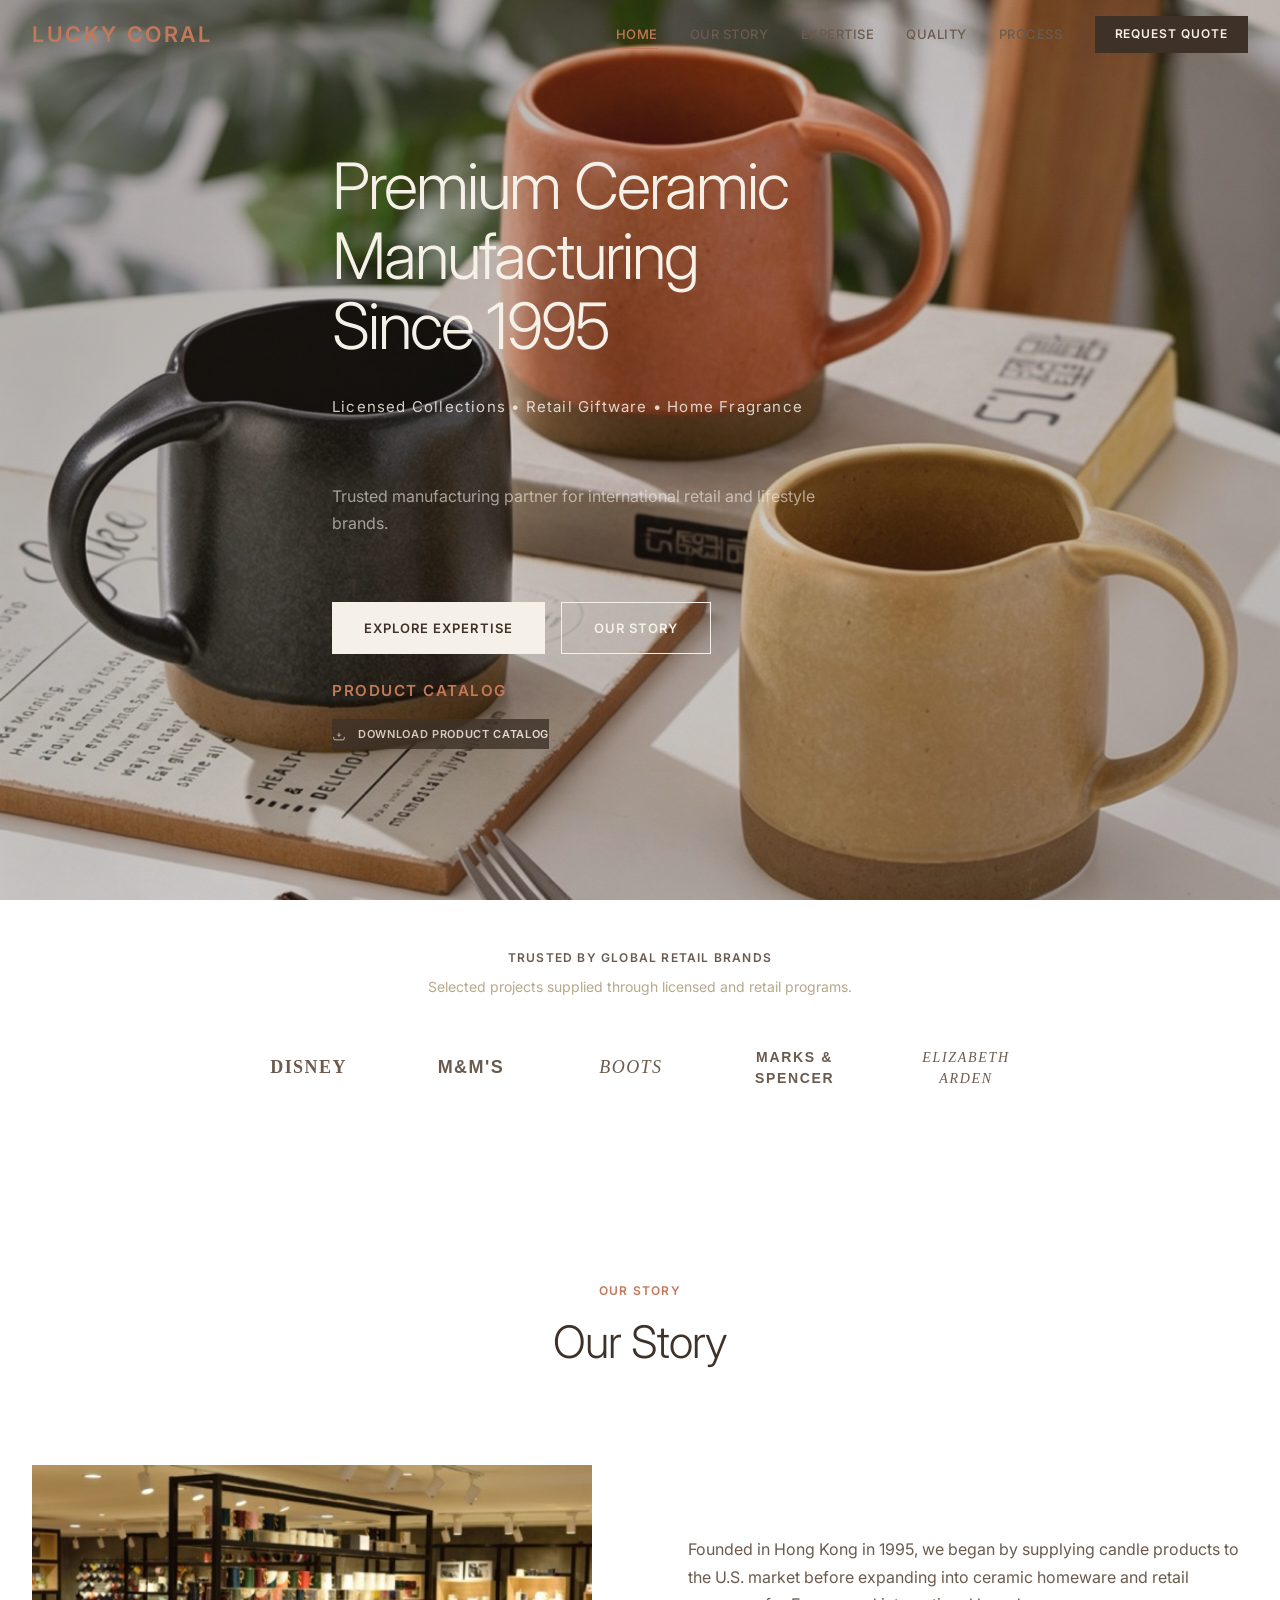
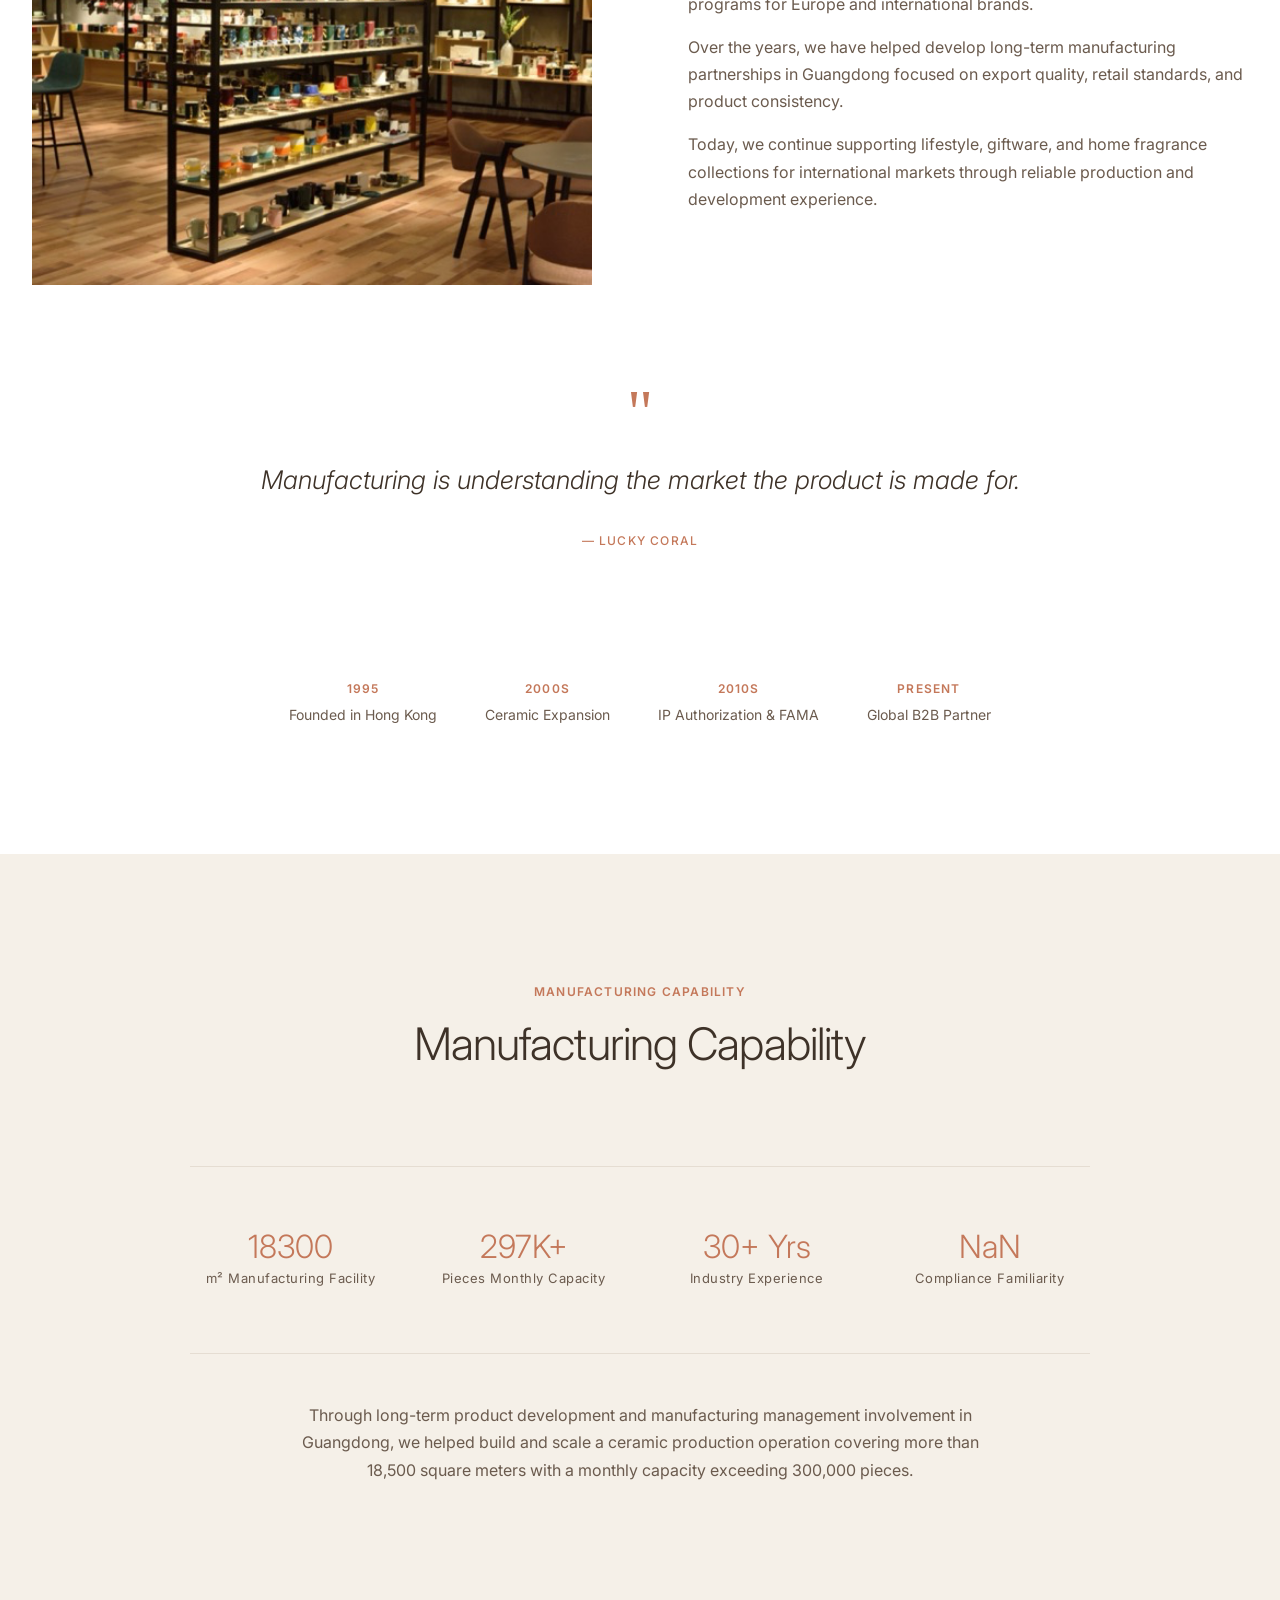
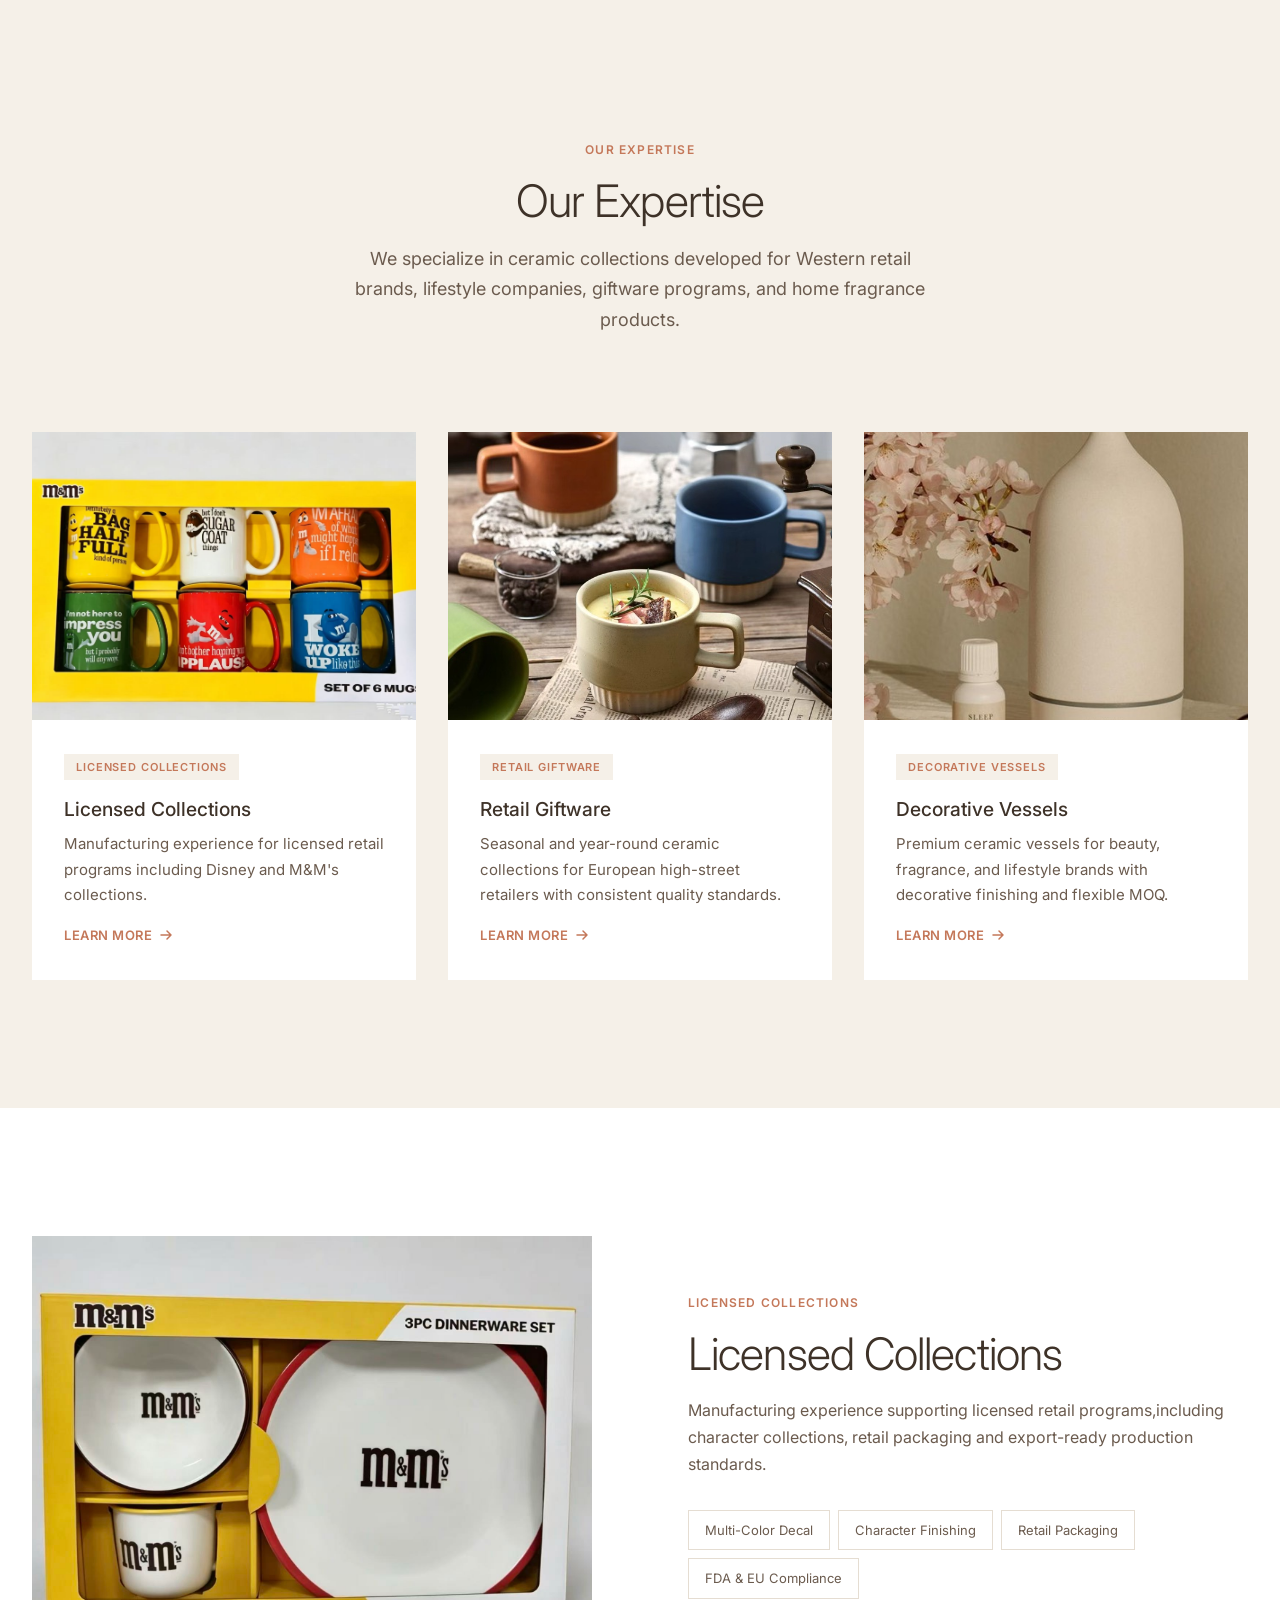
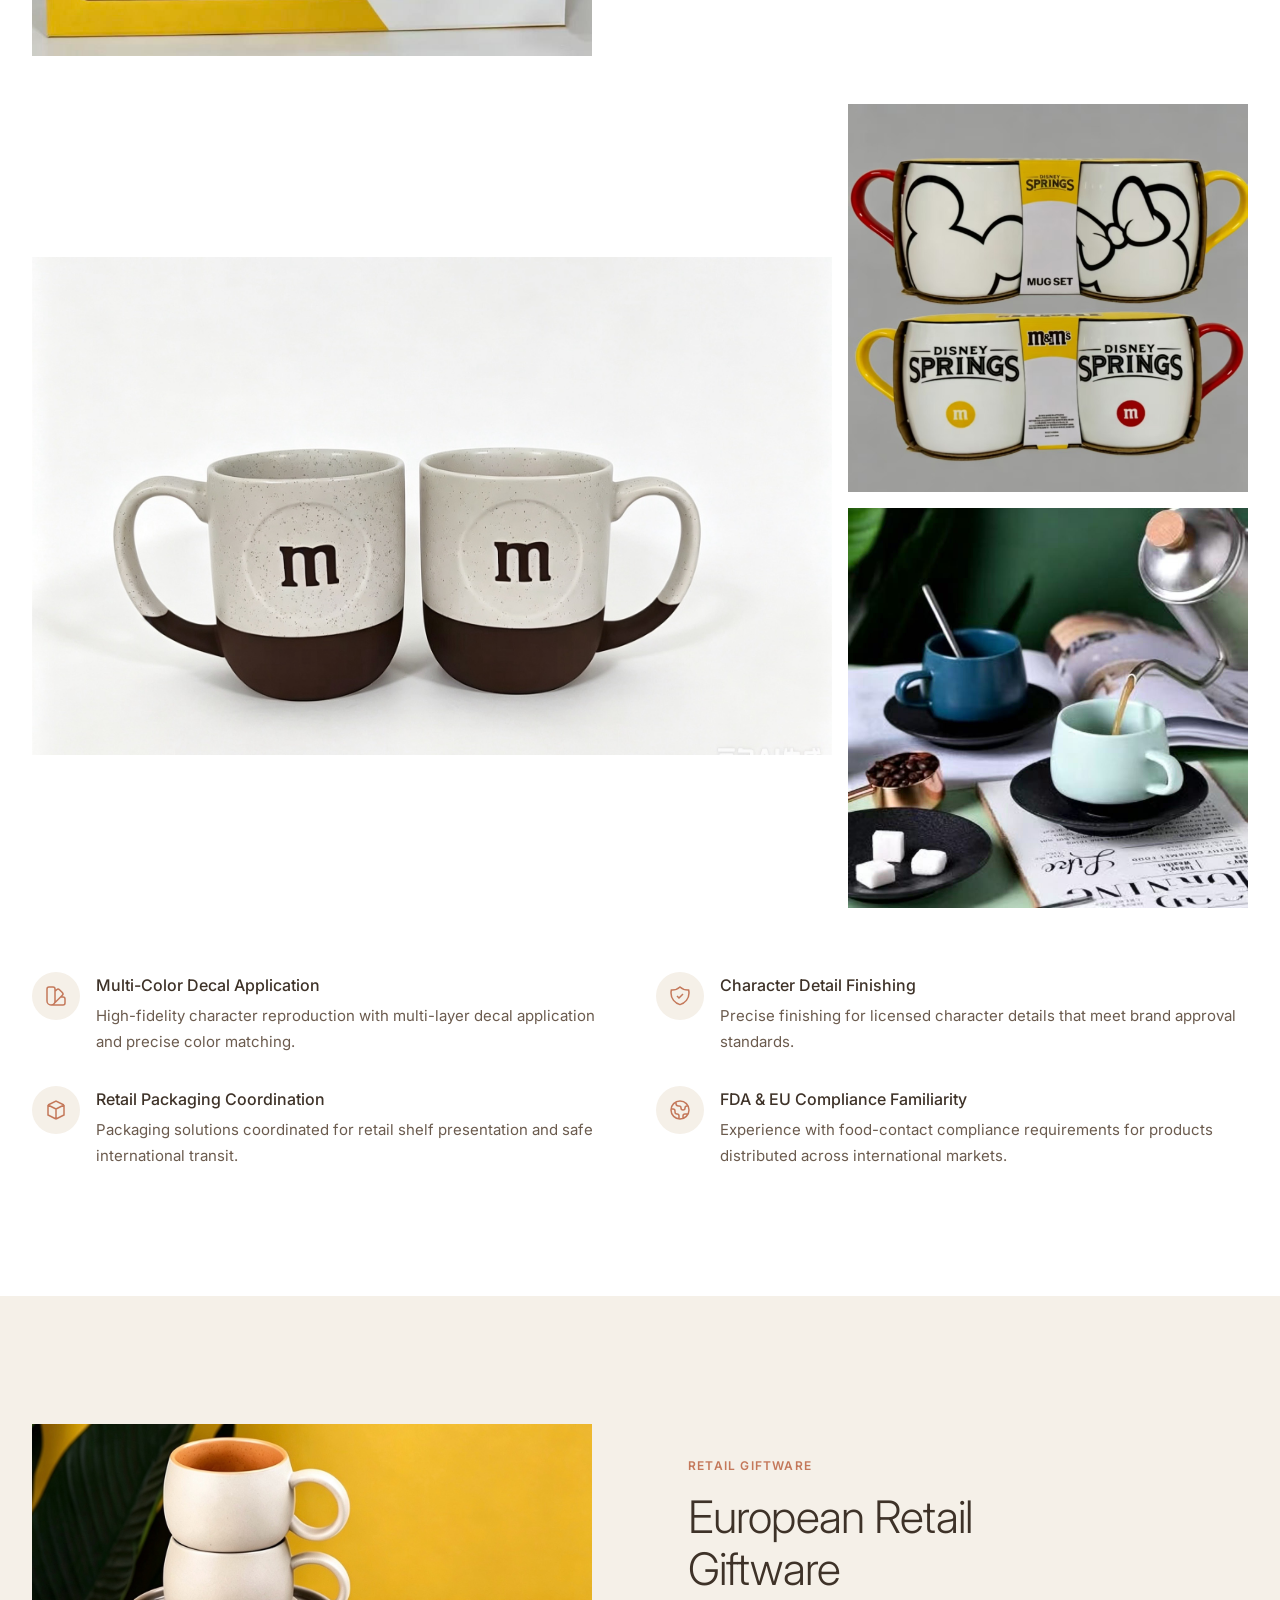
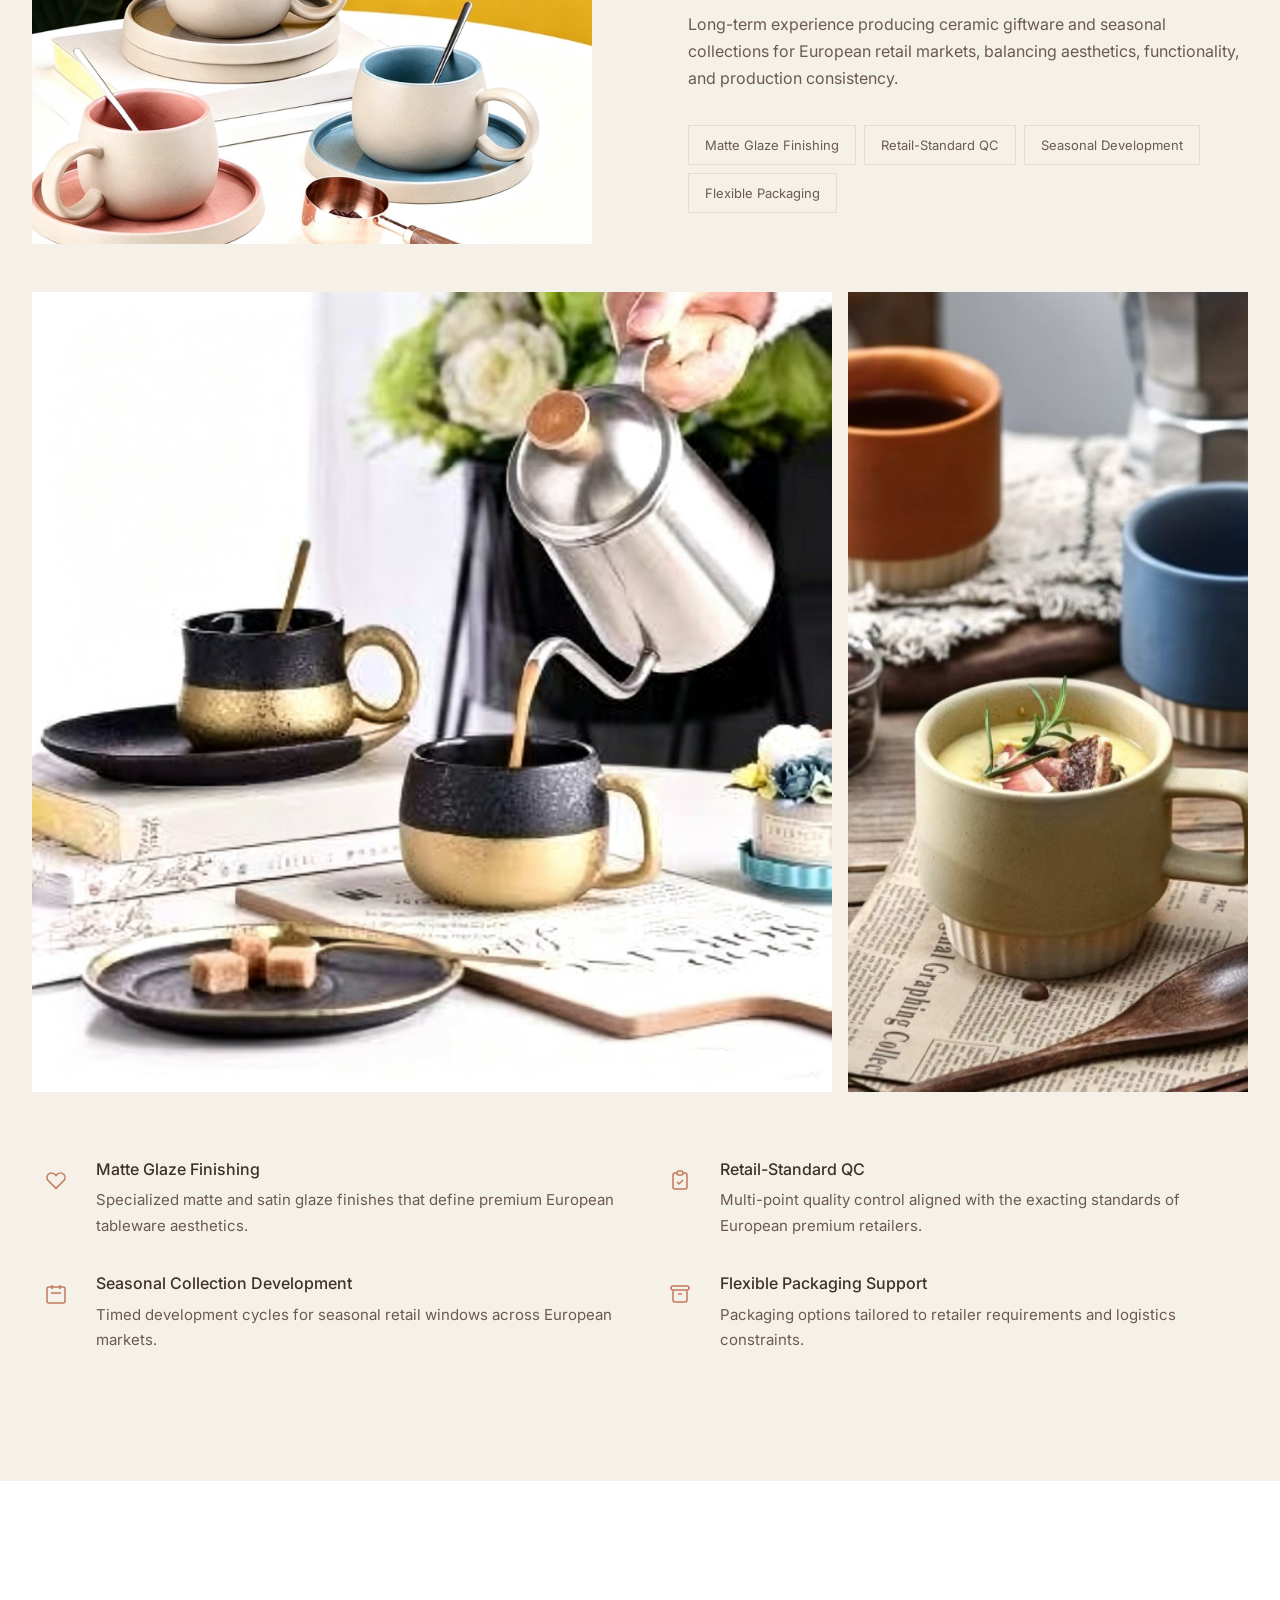
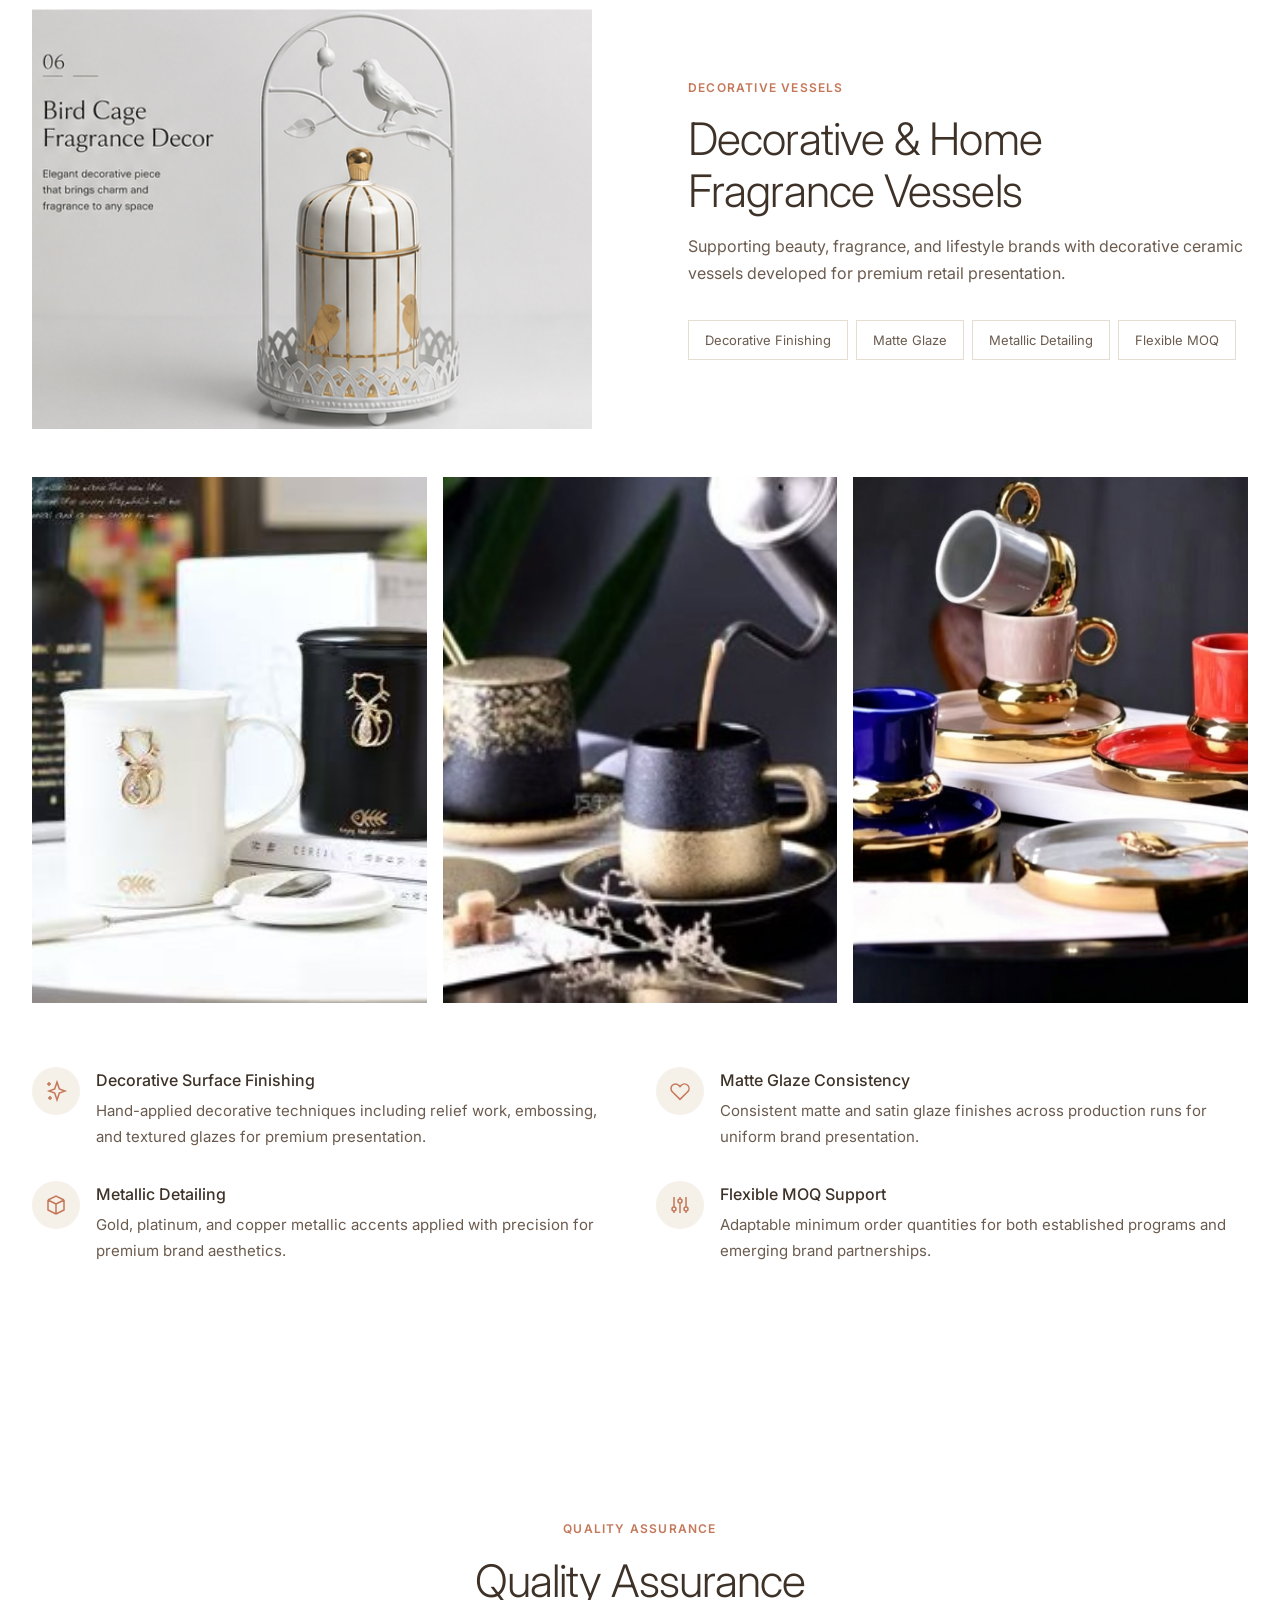
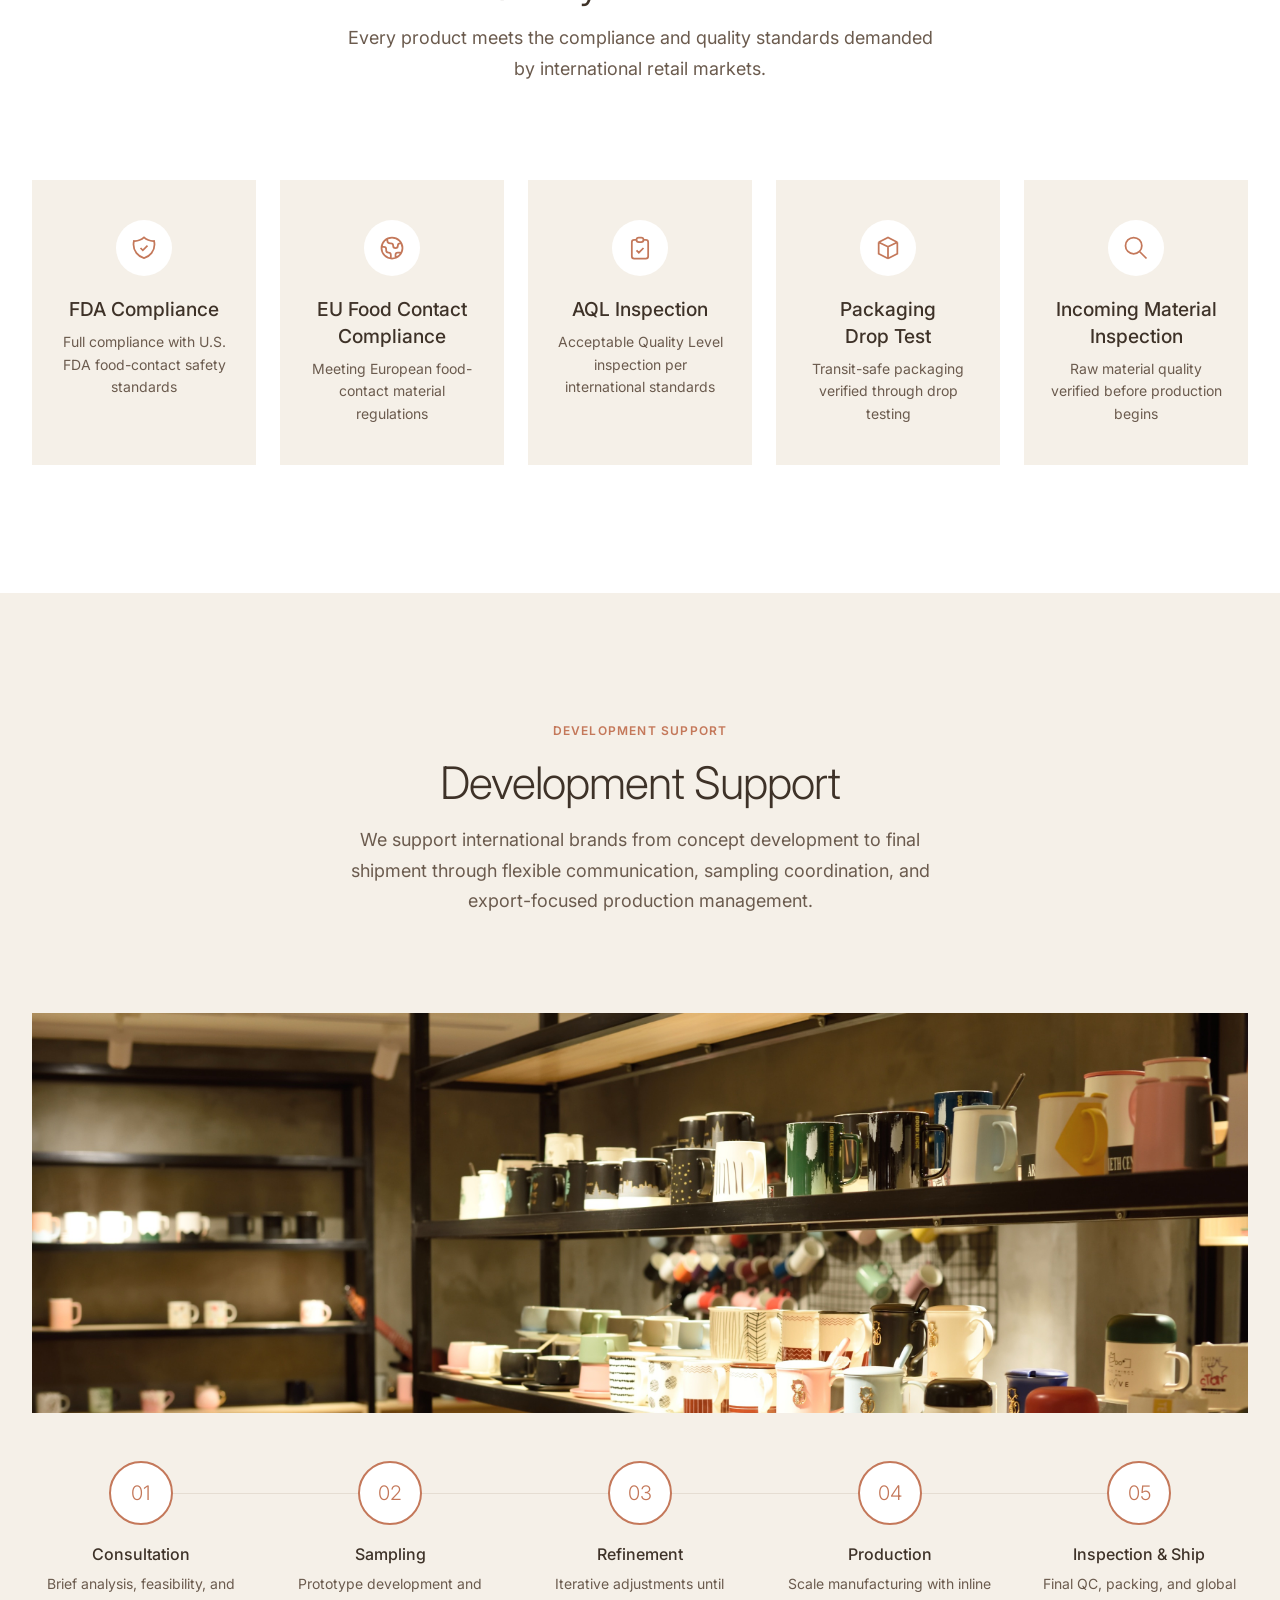
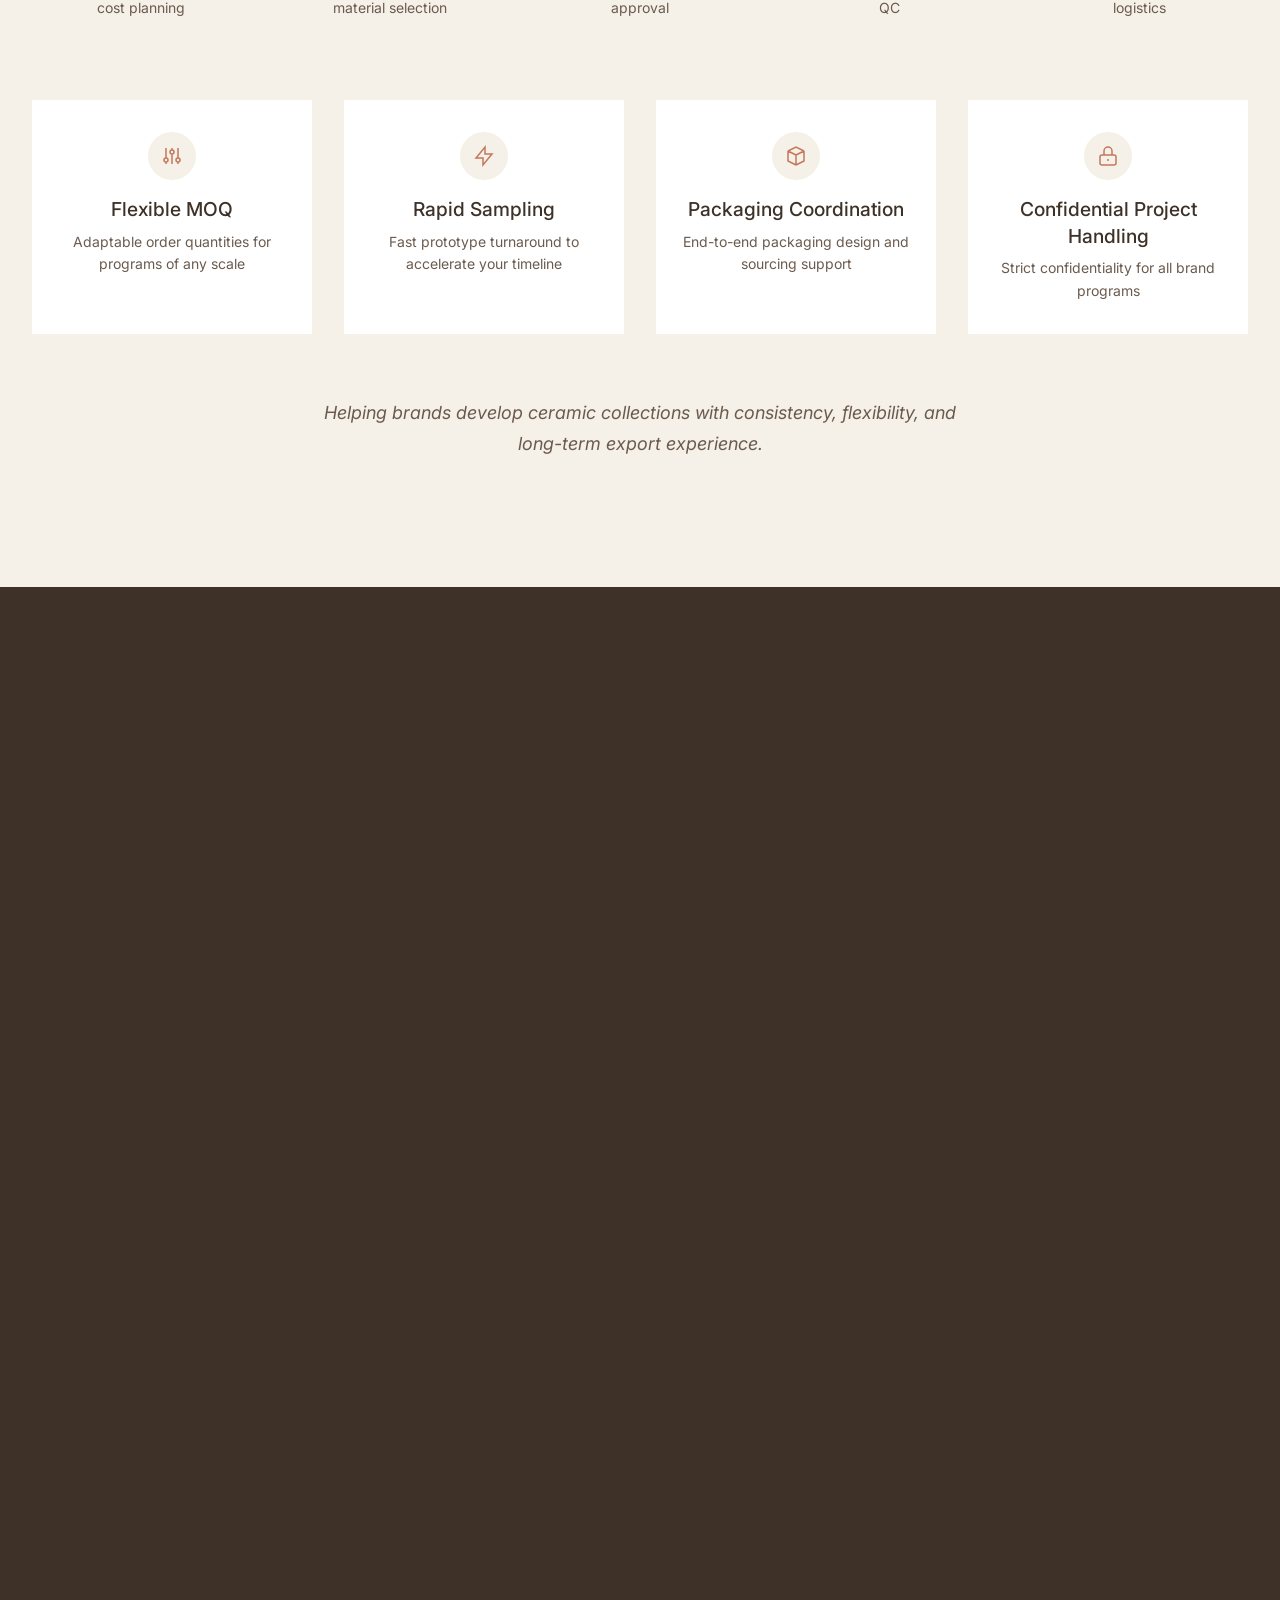
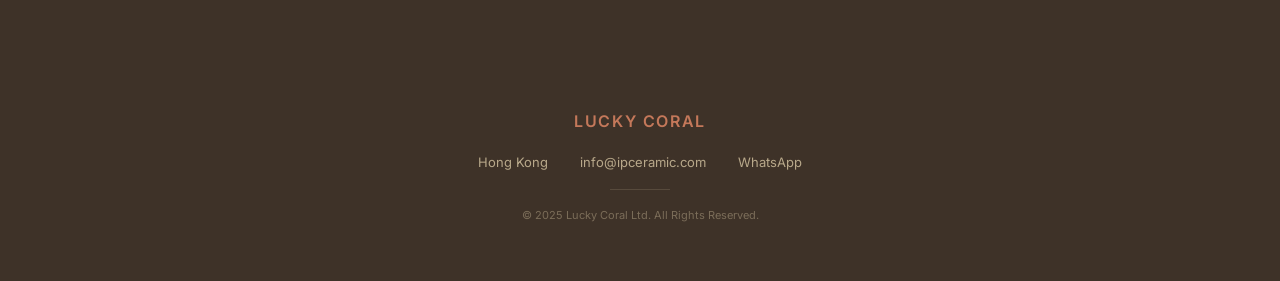
<file: index.html>
<!DOCTYPE html>
<html lang="en">
<head>
  <meta charset="UTF-8">
  <meta name="viewport" content="width=device-width, initial-scale=1.0">
  <title>Lucky Coral Ltd — Licensed Ceramic Manufacturing & Export</title>
  <meta name="description" content="Lucky Coral Ltd — 30+ years of ceramic export expertise. Disney & M&M's authorized manufacturer. B2B partner for M&S, Boots, Elizabeth Arden.">

  <!-- Fonts -->
  <link rel="preconnect" href="https://fonts.googleapis.com">
  <link rel="preconnect" href="https://fonts.gstatic.com" crossorigin>
  <link href="https://fonts.googleapis.com/css2?family=Inter:wght@300;400;500;600;700&display=swap" rel="stylesheet">

  <!-- Styles -->
  <link rel="stylesheet" href="assets/css/style.css">

  <!-- Favicon placeholder -->
  <link rel="icon" href="data:image/svg+xml,<svg xmlns='http://www.w3.org/2000/svg' viewBox='0 0 100 100'><text y='.9em' font-size='90'>🏺</text></svg>">
</head>
<body>

  <!-- ===== NAVIGATION ===== -->
  <nav class="nav">
    <div class="container nav__inner">
      <a href="#home" class="nav__logo" style="display:flex;flex-direction:column;gap:0">
        <span style="font-size:1.35rem;font-weight:600;letter-spacing:0.12em;text-transform:uppercase;color:var(__color-terracotta)">LUCKY CORAL</span>
        
      </a>
      <div class="nav__links">
        <a href="#home" class="nav__link active">Home</a>
        <a href="#story" class="nav__link">Our Story</a>
        <a href="#expertise" class="nav__link">Expertise</a>
        <a href="#quality" class="nav__link">Quality</a>
        <a href="#development" class="nav__link">Process</a>
        <a href="#contact" class="btn btn--primary" style="padding:0.5rem 1.25rem;font-size:0.75rem;">Request Quote</a>
      </div>
      <button class="nav__toggle" aria-label="Menu">
        <span></span><span></span><span></span>
      </button>
    </div>
  </nav>

  <!-- ===== 1. HOME / HERO ===== -->
  <section id="home" class="hero">
    <div class="hero__bg" style="background:linear-gradient(135deg, rgba(62,50,40,0.45) 0%, rgba(62,50,40,0.25) 50%, rgba(62,50,40,0.35) 100%), url('assets/img/hero-home.png') center/cover no-repeat"></div>
    <div class="hero__visual" style="display:none"></div>
    <div class="container hero__content">
      
      <h1 class="heading-xl hero__title reveal reveal-delay-1" style="color:var(--color-cream)">Premium Ceramic<br>Manufacturing<br>Since 1995</h1>
      <p class="body-lg hero__desc reveal reveal-delay-2" style="color:var(--color-cream);opacity:0.85;letter-spacing:0.08em;font-size:0.9375rem;font-weight:400">Licensed Collections &bull; Retail Giftware &bull; Home Fragrance</p>
      <p class="body-md hero__desc reveal reveal-delay-3" style="color:var(--color-cream);opacity:0.6;max-width:520px;margin-top:0.5rem">Trusted manufacturing partner for international retail and lifestyle brands.</p>
      <div class="hero__actions reveal reveal-delay-4">
        <a href="#expertise" class="btn btn--primary" style="background:var(--color-cream);color:var(--color-dark-brown)">Explore Expertise</a>
        <a href="#story" class="btn btn--outline" style="border-color:var(--color-cream);color:var(--color-cream)">Our Story</a>
      </div>
      <div class="hero__downloads reveal reveal-delay-5" style="margin-top:1.5rem">
        <p class="label" style="color:var(--color-terracotta);margin-bottom:0.95rem;font-size:0.95rem">Product Catalog</p>
        <div style="display:flex;gap:0.75rem;flex-wrap:wrap">
          
          <a href="assets/docs/Lucky-Coral-Catalog-2026.pdf" class="btn btn--primary" style="color:var(--color-cream);font-size:0.6875rem;padding:0.375rem 0;letter-spacing:0.06em;opacity:0.8">
            <svg width="14" height="14" viewBox="0 0 24 24" fill="none" stroke="currentColor" stroke-width="1.5" style="margin-right:4px"><path d="M12 10v6m0 0l-3-3m3 3l3-3M3 17v3a2 2 0 002 2h14a2 2 0 002-2v-3"/></svg>
            DOWNLOAD PRODUCT CATALOG
          </a>
        </div>
      </div>
    </div>
  </section>

  <!-- ===== CLIENT LOGO WALL ===== -->
  <section class="section section--white" style="padding:3rem 0">
    <div class="container">
      <p class="label reveal" style="text-align:center;color:var(--color-warm-brown);margin-bottom:0.5rem">Trusted By Global Retail Brands</p>
      <p class="body-sm reveal" style="text-align:center;color:var(--color-muted-gold);margin-bottom:2rem">Selected projects supplied through licensed and retail programs.</p>
      <div class="logo-wall reveal">
        <div class="logo-wall__item">
          <span class="logo-wall__text" style="font-family:Georgia,serif;font-weight:700">Disney</span>
        </div>
        <div class="logo-wall__item">
          <span class="logo-wall__text" style="font-family:Arial,sans-serif;font-weight:700">M&M's</span>
        </div>
        <div class="logo-wall__item">
          <span class="logo-wall__text" style="font-family:Georgia,serif;font-style:italic;font-weight:400">Boots</span>
        </div>
        <div class="logo-wall__item">
          <span class="logo-wall__text" style="font-family:Arial,sans-serif;font-weight:600;letter-spacing:0.12em;font-size:0.875rem;line-height:1.5">MARKS &<br>SPENCER</span>
        </div>
        <div class="logo-wall__item">
          <span class="logo-wall__text" style="font-family:Georgia,serif;font-style:italic;font-weight:400;letter-spacing:0.12em;font-size:0.875rem;line-height:1.5">Elizabeth<br>Arden</span>
        </div>
      </div>
    </div>
  </section>

  <!-- ===== 2. OUR STORY ===== -->
  <section id="story" class="section section--white">
    <div class="container">
      <div class="section__header reveal">
        <p class="label section__label">Our Story</p>
        <h2 class="heading-lg">Our Story</h2>
      </div>

      <div class="split-row reveal">
        <div class="split-row__image">
          <img src="assets/img/our-story.png" alt="Lucky Coral showroom" loading="lazy">
        </div>
        <div>
          <p class="body-md" style="color:var(--color-warm-brown)">Founded in Hong Kong in 1995, we began by supplying candle products to the U.S. market before expanding into ceramic homeware and retail programs for Europe and international brands.</p>
          <p class="body-md" style="color:var(--color-warm-brown);margin-top:1rem">Over the years, we have helped develop long-term manufacturing partnerships in Guangdong focused on export quality, retail standards, and product consistency.</p>
          <p class="body-md" style="color:var(--color-warm-brown);margin-top:1rem">Today, we continue supporting lifestyle, giftware, and home fragrance collections for international markets through reliable production and development experience.</p>
        </div>
      </div>

      <!-- Quote -->
      <div class="quote-block reveal">
        <div class="quote-block__mark">"</div>
        <p class="quote-block__text">Manufacturing is understanding the market the product is made for.</p>
        <p class="quote-block__author label">— Lucky Coral</p>
      </div>

      <!-- Timeline -->
      <div class="reveal" style="display:flex;justify-content:center;gap:3rem;margin-top:2rem;flex-wrap:wrap">
        <div style="text-align:center">
          <p class="label" style="color:var(--color-terracotta);margin-bottom:0.25rem">1995</p>
          <p class="body-sm" style="color:var(--color-warm-brown)">Founded in Hong Kong</p>
        </div>
        <div style="text-align:center">
          <p class="label" style="color:var(--color-terracotta);margin-bottom:0.25rem">2000s</p>
          <p class="body-sm" style="color:var(--color-warm-brown)">Ceramic Expansion</p>
        </div>
        <div style="text-align:center">
          <p class="label" style="color:var(--color-terracotta);margin-bottom:0.25rem">2010s</p>
          <p class="body-sm" style="color:var(--color-warm-brown)">IP Authorization & FAMA</p>
        </div>
        <div style="text-align:center">
          <p class="label" style="color:var(--color-terracotta);margin-bottom:0.25rem">Present</p>
          <p class="body-sm" style="color:var(--color-warm-brown)">Global B2B Partner</p>
        </div>
      </div>
    </div>
  </section>

  <!-- ===== MANUFACTURING CAPABILITY ===== -->
  <section id="manufacturing" class="section section--cream">
    <div class="container">
      <div class="section__header reveal">
        <p class="label section__label">Manufacturing Capability</p>
        <h2 class="heading-lg">Manufacturing Capability</h2>
      </div>

      <div class="stats reveal" style="max-width:900px;margin:0 auto">
        <div class="stat">
          <div class="stat__number" data-target="18500" data-suffix="" style="font-size:clamp(1.5rem,2.5vw,2.25rem)">0</div>
          <div class="stat__label">m² Manufacturing Facility</div>
        </div>
        <div class="stat">
          <div class="stat__number" data-target="300" data-suffix="K+" style="font-size:clamp(1.5rem,2.5vw,2.25rem)">0</div>
          <div class="stat__label">Pieces Monthly Capacity</div>
        </div>
        <div class="stat">
          <div class="stat__number" data-target="30" data-suffix="+ Yrs" style="font-size:clamp(1.5rem,2.5vw,2.25rem)">0</div>
          <div class="stat__label">Industry Experience</div>
        </div>
        <div class="stat">
          <div class="stat__number" style="font-size:clamp(1.5rem,2.5vw,2.25rem);color:var(--color-terracotta)">FDA & EU</div>
          <div class="stat__label">Compliance Familiarity</div>
        </div>
      </div>

      <div style="text-align:center;margin-top:3rem;max-width:700px;margin-left:auto;margin-right:auto" class="reveal">
        <p class="body-md" style="color:var(--color-warm-brown)">Through long-term product development and manufacturing management involvement in Guangdong, we helped build and scale a ceramic production operation covering more than 18,500 square meters with a monthly capacity exceeding 300,000 pieces.</p>
      </div>
    </div>
  </section>

  <!-- ===== 3. OUR EXPERTISE ===== -->
  <section id="expertise" class="section section--cream">
    <div class="container">
      <div class="section__header reveal">
        <p class="label section__label">Our Expertise</p>
        <h2 class="heading-lg">Our Expertise</h2>
        <p class="body-lg" style="color:var(--color-warm-brown);max-width:600px;margin:1rem auto 0">We specialize in ceramic collections developed for Western retail brands, lifestyle companies, giftware programs, and home fragrance products.</p>
      </div>

      <div class="cards-grid">
        <!-- Card 1 -->
        <div class="card reveal reveal-delay-1">
          <div class="card__image">
            <img src="assets/img/dff3c9f34c4b314b46efe78c25c5d531.jpeg" alt="Licensed character collections" loading="lazy">
          </div>
          <div class="card__body">
            <span class="card__tag">Licensed Collections</span>
            <h3 class="heading-sm card__title">Licensed Collections</h3>
            <p class="card__desc">Manufacturing experience for licensed retail programs including Disney and M&M's collections.</p>
            <a href="#licensed" class="card__link">Learn more <svg width="16" height="16" viewBox="0 0 16 16" fill="none"><path d="M3 8h10m0 0L9 4m4 4L9 12" stroke="currentColor" stroke-width="1.5" stroke-linecap="round" stroke-linejoin="round"/></svg></a>
          </div>
        </div>
        <!-- Card 2 -->
        <div class="card reveal reveal-delay-2">
          <div class="card__image">
            <img src="assets/img/retail-main.jpeg" alt="European retail giftware" loading="lazy">
          </div>
          <div class="card__body">
            <span class="card__tag">Retail Giftware</span>
            <h3 class="heading-sm card__title">Retail Giftware</h3>
            <p class="card__desc">Seasonal and year-round ceramic collections for European high-street retailers with consistent quality standards.</p>
            <a href="#retail" class="card__link">Learn more <svg width="16" height="16" viewBox="0 0 16 16" fill="none"><path d="M3 8h10m0 0L9 4m4 4L9 12" stroke="currentColor" stroke-width="1.5" stroke-linecap="round" stroke-linejoin="round"/></svg></a>
          </div>
        </div>
        <!-- Card 3 -->
        <div class="card reveal reveal-delay-3">
          <div class="card__image">
            <img src="assets/img/fragrance-main.jpeg" alt="Decorative and home fragrance vessels" loading="lazy">
          </div>
          <div class="card__body">
            <span class="card__tag">Decorative Vessels</span>
            <h3 class="heading-sm card__title">Decorative Vessels</h3>
            <p class="card__desc">Premium ceramic vessels for beauty, fragrance, and lifestyle brands with decorative finishing and flexible MOQ.</p>
            <a href="#fragrance" class="card__link">Learn more <svg width="16" height="16" viewBox="0 0 16 16" fill="none"><path d="M3 8h10m0 0L9 4m4 4L9 12" stroke="currentColor" stroke-width="1.5" stroke-linecap="round" stroke-linejoin="round"/></svg></a>
          </div>
        </div>
      </div>
    </div>
  </section>

  <!-- ===== 4. LICENSED & CHARACTER COLLECTIONS ===== -->
  <section id="licensed" class="section section--white">
    <div class="container">
      <div class="split-row reveal">
        <div class="split-row__image">
          <img src="assets/img/licensed-dinnerware.JPG" alt="Disney licensed ceramic mugs" loading="lazy">
        </div>
        <div>
          <p class="label" style="color:var(--color-terracotta);margin-bottom:1rem">Licensed Collections</p>
          <h2 class="heading-lg" style="margin-bottom:1rem">Licensed Collections</h2>
          <p class="body-md" style="color:var(--color-warm-brown)">Manufacturing experience supporting licensed retail programs,including character collections, retail packaging and export-ready production standards.</p>

          <div class="cap-tags">
            <span class="cap-tag">Multi-Color Decal</span>
            <span class="cap-tag">Character Finishing</span>
            <span class="cap-tag">Retail Packaging</span>
            <span class="cap-tag">FDA & EU Compliance</span>
          </div>
        </div>
      </div>

      <!-- Licensed product gallery -->
      <div style="display:grid;grid-template-columns:2fr 1fr;gap:1rem;margin-top:3rem" class="reveal">
        <div style="overflow:hidden">
          <img src="assets/img/licensed-3.jpeg" alt="Licensed ceramic collection" style="width:100%;height:100%;object-fit:contain" loading="lazy">
        </div>
        <div style="display:grid;gap:1rem">
          <div style="overflow:hidden">
            <img src="assets/img/licensed-mm-spring.jpeg.JPG.JPG" alt="White speckled M mug" style="width:100%;height:100%;object-fit:cover" loading="lazy">
          </div>
          <div style="overflow:hidden">
            <img src="assets/img/licensed-coffee.jpeg.JPG" alt="Black and white ring-handle cups" style="width:100%;height:100%;object-fit:cover" loading="lazy">
          </div>
        </div>
      </div>

      <div class="feature-list" style="margin-top:4rem">
        <div class="feature-item reveal">
          <div class="feature-item__icon">
            <svg width="24" height="24" viewBox="0 0 24 24" fill="none" stroke="currentColor" stroke-width="1.5"><path d="M7 21a4 4 0 01-4-4V5a2 2 0 012-2h4a2 2 0 012 2v12a4 4 0 01-4 4zm0 0h12a2 2 0 002-2v-4a2 2 0 00-2-2h-2.343M11 7.343l1.657-1.657a2 2 0 012.828 0l2.829 2.829a2 2 0 010 2.828l-8.486 8.485M7 17h.01"/></svg>
          </div>
          <div class="feature-item__text">
            <h4>Multi-Color Decal Application</h4>
            <p>High-fidelity character reproduction with multi-layer decal application and precise color matching.</p>
          </div>
        </div>
        <div class="feature-item reveal">
          <div class="feature-item__icon">
            <svg width="24" height="24" viewBox="0 0 24 24" fill="none" stroke="currentColor" stroke-width="1.5"><path d="M9 12l2 2 4-4m5.618-4.016A11.955 11.955 0 0112 2.944a11.955 11.955 0 01-8.618 3.04A12.02 12.02 0 003 9c0 5.591 3.824 10.29 9 11.622 5.176-1.332 9-6.03 9-11.622 0-1.042-.133-2.052-.382-3.016z"/></svg>
          </div>
          <div class="feature-item__text">
            <h4>Character Detail Finishing</h4>
            <p>Precise finishing for licensed character details that meet brand approval standards.</p>
          </div>
        </div>
        <div class="feature-item reveal">
          <div class="feature-item__icon">
            <svg width="24" height="24" viewBox="0 0 24 24" fill="none" stroke="currentColor" stroke-width="1.5"><path d="M20 7l-8-4-8 4m16 0l-8 4m8-4v10l-8 4m0-10L4 7m8 4v10M4 7v10l8 4"/></svg>
          </div>
          <div class="feature-item__text">
            <h4>Retail Packaging Coordination</h4>
            <p>Packaging solutions coordinated for retail shelf presentation and safe international transit.</p>
          </div>
        </div>
        <div class="feature-item reveal">
          <div class="feature-item__icon">
            <svg width="24" height="24" viewBox="0 0 24 24" fill="none" stroke="currentColor" stroke-width="1.5"><path d="M3.055 11H5a2 2 0 012 2v1a2 2 0 002 2 2 2 0 012 2v2.945M8 3.935V5.5A2.5 2.5 0 0010.5 8h.5a2 2 0 012 2 2 2 0 104 0 2 2 0 012-2h1.064M15 20.488V18a2 2 0 012-2h3.064M21 12a9 9 0 11-18 0 9 9 0 0118 0z"/></svg>
          </div>
          <div class="feature-item__text">
            <h4>FDA & EU Compliance Familiarity</h4>
            <p>Experience with food-contact compliance requirements for products distributed across international markets.</p>
          </div>
        </div>
      </div>
    </div>
  </section>

  <!-- ===== 5. EUROPEAN RETAIL GIFTWARE ===== -->
  <section id="retail" class="section section--cream">
    <div class="container">
      <div class="split-row split-row--reverse reveal">
        <div>
          <p class="label" style="color:var(--color-terracotta);margin-bottom:1rem">Retail Giftware</p>
          <h2 class="heading-lg" style="margin-bottom:1rem">European Retail<br>Giftware</h2>
          <p class="body-md" style="color:var(--color-warm-brown)">Long-term experience producing ceramic giftware and seasonal collections for European retail markets, balancing aesthetics, functionality, and production consistency.</p>

          <div class="cap-tags">
            <span class="cap-tag">Matte Glaze Finishing</span>
            <span class="cap-tag">Retail-Standard QC</span>
            <span class="cap-tag">Seasonal Development</span>
            <span class="cap-tag">Flexible Packaging</span>
          </div>
        </div>
        <div class="split-row__image">
          <img src="assets/img/retail-2.jpeg" alt="Cream and black striped ceramic mugs" loading="lazy">
        </div>
      </div>

      <!-- Retail product gallery -->
      <div style="display:grid;grid-template-columns:2fr 1fr;gap:1rem;margin-top:3rem" class="reveal">
        <div style="overflow:hidden">
          <img src="assets/img/retail-3.jpeg" alt="Earth-tone matte mugs" style="width:100%;height:100%;object-fit:cover" loading="lazy">
        </div>
        <div style="overflow:hidden">
          <img src="assets/img/retail-main.jpeg" alt="Black textured coffee cups" style="width:100%;height:100%;object-fit:cover" loading="lazy">
        </div>
      </div>

      <div class="feature-list" style="margin-top:4rem">
        <div class="feature-item reveal">
          <div class="feature-item__icon">
            <svg width="24" height="24" viewBox="0 0 24 24" fill="none" stroke="currentColor" stroke-width="1.5"><path d="M4.318 6.318a4.5 4.5 0 000 6.364L12 20.364l7.682-7.682a4.5 4.5 0 00-6.364-6.364L12 7.636l-1.318-1.318a4.5 4.5 0 00-6.364 0z"/></svg>
          </div>
          <div class="feature-item__text">
            <h4>Matte Glaze Finishing</h4>
            <p>Specialized matte and satin glaze finishes that define premium European tableware aesthetics.</p>
          </div>
        </div>
        <div class="feature-item reveal">
          <div class="feature-item__icon">
            <svg width="24" height="24" viewBox="0 0 24 24" fill="none" stroke="currentColor" stroke-width="1.5"><path d="M9 5H7a2 2 0 00-2 2v12a2 2 0 002 2h10a2 2 0 002-2V7a2 2 0 00-2-2h-2M9 5a2 2 0 002 2h2a2 2 0 002-2M9 5a2 2 0 012-2h2a2 2 0 012 2m-6 9l2 2 4-4"/></svg>
          </div>
          <div class="feature-item__text">
            <h4>Retail-Standard QC</h4>
            <p>Multi-point quality control aligned with the exacting standards of European premium retailers.</p>
          </div>
        </div>
        <div class="feature-item reveal">
          <div class="feature-item__icon">
            <svg width="24" height="24" viewBox="0 0 24 24" fill="none" stroke="currentColor" stroke-width="1.5"><path d="M8 7V3m8 4V3m-9 8h10M5 21h14a2 2 0 002-2V7a2 2 0 00-2-2H5a2 2 0 00-2 2v12a2 2 0 002 2z"/></svg>
          </div>
          <div class="feature-item__text">
            <h4>Seasonal Collection Development</h4>
            <p>Timed development cycles for seasonal retail windows across European markets.</p>
          </div>
        </div>
        <div class="feature-item reveal">
          <div class="feature-item__icon">
            <svg width="24" height="24" viewBox="0 0 24 24" fill="none" stroke="currentColor" stroke-width="1.5"><path d="M5 8h14M5 8a2 2 0 110-4h14a2 2 0 110 4M5 8v10a2 2 0 002 2h10a2 2 0 002-2V8m-9 4h4"/></svg>
          </div>
          <div class="feature-item__text">
            <h4>Flexible Packaging Support</h4>
            <p>Packaging options tailored to retailer requirements and logistics constraints.</p>
          </div>
        </div>
      </div>
    </div>
  </section>

  <!-- ===== 6. DECORATIVE & HOME FRAGRANCE VESSELS ===== -->
  <section id="fragrance" class="section section--white">
    <div class="container">
      <div class="split-row reveal">
        <div class="split-row__image">
          <img src="assets/img/birdcage-main.png.PNG" alt="Aroma diffuser and decorative vessels" loading="lazy">
        </div>
        <div>
          <p class="label" style="color:var(--color-terracotta);margin-bottom:1rem">Decorative Vessels</p>
          <h2 class="heading-lg" style="margin-bottom:1rem">Decorative & Home<br>Fragrance Vessels</h2>
          <p class="body-md" style="color:var(--color-warm-brown)">Supporting beauty, fragrance, and lifestyle brands with decorative ceramic vessels developed for premium retail presentation.</p>

          <div class="cap-tags">
            <span class="cap-tag">Decorative Finishing</span>
            <span class="cap-tag">Matte Glaze</span>
            <span class="cap-tag">Metallic Detailing</span>
            <span class="cap-tag">Flexible MOQ</span>
          </div>
        </div>
      </div>

      <!-- Fragrance product gallery: 1 small + 2 medium -->
      <div style="display:grid;grid-template-columns:1fr 1fr 1fr;gap:1rem;margin-top:3rem" class="reveal">
        <div style="overflow:hidden">
          <img src="assets/img/fragrance-sm1.jpeg.JPG.JPG" alt="Decorative birdcage vessel" style="width:100%;height:100%;object-fit:cover;aspect-ratio:3/4" loading="lazy">
        </div>
        <div style="overflow:hidden">
          <img src="assets/img/expertise-sm.jpeg" alt="White vase" style="width:100%;height:100%;object-fit:cover;aspect-ratio:3/4" loading="lazy">
        </div>
        <div style="overflow:hidden">
          <img src="assets/img/fragrance-sm2.jpeg" alt="Deep blue gold-detail cup" style="width:100%;height:100%;object-fit:cover;aspect-ratio:3/4" loading="lazy">
        </div>
      </div>

      <div class="feature-list" style="margin-top:4rem">
        <div class="feature-item reveal">
          <div class="feature-item__icon">
            <svg width="24" height="24" viewBox="0 0 24 24" fill="none" stroke="currentColor" stroke-width="1.5"><path d="M5 3v4M3 5h4M6 17v4m-2-2h4m5-16l2.286 6.857L21 12l-5.714 2.143L13 21l-2.286-6.857L5 12l5.714-2.143L13 3z"/></svg>
          </div>
          <div class="feature-item__text">
            <h4>Decorative Surface Finishing</h4>
            <p>Hand-applied decorative techniques including relief work, embossing, and textured glazes for premium presentation.</p>
          </div>
        </div>
        <div class="feature-item reveal">
          <div class="feature-item__icon">
            <svg width="24" height="24" viewBox="0 0 24 24" fill="none" stroke="currentColor" stroke-width="1.5"><path d="M4.318 6.318a4.5 4.5 0 000 6.364L12 20.364l7.682-7.682a4.5 4.5 0 00-6.364-6.364L12 7.636l-1.318-1.318a4.5 4.5 0 00-6.364 0z"/></svg>
          </div>
          <div class="feature-item__text">
            <h4>Matte Glaze Consistency</h4>
            <p>Consistent matte and satin glaze finishes across production runs for uniform brand presentation.</p>
          </div>
        </div>
        <div class="feature-item reveal">
          <div class="feature-item__icon">
            <svg width="24" height="24" viewBox="0 0 24 24" fill="none" stroke="currentColor" stroke-width="1.5"><path d="M20 7l-8-4-8 4m16 0l-8 4m8-4v10l-8 4m0-10L4 7m8 4v10M4 7v10l8 4"/></svg>
          </div>
          <div class="feature-item__text">
            <h4>Metallic Detailing</h4>
            <p>Gold, platinum, and copper metallic accents applied with precision for premium brand aesthetics.</p>
          </div>
        </div>
        <div class="feature-item reveal">
          <div class="feature-item__icon">
            <svg width="24" height="24" viewBox="0 0 24 24" fill="none" stroke="currentColor" stroke-width="1.5"><path d="M12 6V4m0 2a2 2 0 100 4m0-4a2 2 0 110 4m-6 8a2 2 0 100-4m0 4a2 2 0 110-4m0 4v2m0-6V4m6 6v10m6-2a2 2 0 100-4m0 4a2 2 0 110-4m0 4v2m0-6V4"/></svg>
          </div>
          <div class="feature-item__text">
            <h4>Flexible MOQ Support</h4>
            <p>Adaptable minimum order quantities for both established programs and emerging brand partnerships.</p>
          </div>
        </div>
      </div>
    </div>
  </section>

  <!-- ===== QUALITY ASSURANCE ===== -->
  <section id="quality" class="section section--white">
    <div class="container">
      <div class="section__header reveal">
        <p class="label section__label">Quality Assurance</p>
        <h2 class="heading-lg">Quality Assurance</h2>
        <p class="body-lg" style="color:var(--color-warm-brown);max-width:600px;margin:1rem auto 0">Every product meets the compliance and quality standards demanded by international retail markets.</p>
      </div>

      <div style="display:grid;grid-template-columns:repeat(5,1fr);gap:1.5rem" class="reveal">
        <div style="text-align:center;padding:2.5rem 1.5rem;background:var(--color-cream)">
          <div style="width:56px;height:56px;border-radius:50%;background:var(--color-white);display:flex;align-items:center;justify-content:center;margin:0 auto 1.25rem;color:var(--color-terracotta)">
            <svg width="28" height="28" viewBox="0 0 24 24" fill="none" stroke="currentColor" stroke-width="1.5"><path d="M9 12l2 2 4-4m5.618-4.016A11.955 11.955 0 0112 2.944a11.955 11.955 0 01-8.618 3.04A12.02 12.02 0 003 9c0 5.591 3.824 10.29 9 11.622 5.176-1.332 9-6.03 9-11.622 0-1.042-.133-2.052-.382-3.016z"/></svg>
          </div>
          <h4 class="heading-sm" style="margin-bottom:0.5rem">FDA Compliance</h4>
          <p class="body-sm" style="color:var(--color-warm-brown)">Full compliance with U.S. FDA food-contact safety standards</p>
        </div>
        <div style="text-align:center;padding:2.5rem 1.5rem;background:var(--color-cream)">
          <div style="width:56px;height:56px;border-radius:50%;background:var(--color-white);display:flex;align-items:center;justify-content:center;margin:0 auto 1.25rem;color:var(--color-terracotta)">
            <svg width="28" height="28" viewBox="0 0 24 24" fill="none" stroke="currentColor" stroke-width="1.5"><path d="M3.055 11H5a2 2 0 012 2v1a2 2 0 002 2 2 2 0 012 2v2.945M8 3.935V5.5A2.5 2.5 0 0010.5 8h.5a2 2 0 012 2 2 2 0 104 0 2 2 0 012-2h1.064M15 20.488V18a2 2 0 012-2h3.064M21 12a9 9 0 11-18 0 9 9 0 0118 0z"/></svg>
          </div>
          <h4 class="heading-sm" style="margin-bottom:0.5rem">EU Food Contact<br>Compliance</h4>
          <p class="body-sm" style="color:var(--color-warm-brown)">Meeting European food-contact material regulations</p>
        </div>
        <div style="text-align:center;padding:2.5rem 1.5rem;background:var(--color-cream)">
          <div style="width:56px;height:56px;border-radius:50%;background:var(--color-white);display:flex;align-items:center;justify-content:center;margin:0 auto 1.25rem;color:var(--color-terracotta)">
            <svg width="28" height="28" viewBox="0 0 24 24" fill="none" stroke="currentColor" stroke-width="1.5"><path d="M9 5H7a2 2 0 00-2 2v12a2 2 0 002 2h10a2 2 0 002-2V7a2 2 0 00-2-2h-2M9 5a2 2 0 002 2h2a2 2 0 002-2M9 5a2 2 0 012-2h2a2 2 0 012 2m-6 9l2 2 4-4"/></svg>
          </div>
          <h4 class="heading-sm" style="margin-bottom:0.5rem">AQL Inspection</h4>
          <p class="body-sm" style="color:var(--color-warm-brown)">Acceptable Quality Level inspection per international standards</p>
        </div>
        <div style="text-align:center;padding:2.5rem 1.5rem;background:var(--color-cream)">
          <div style="width:56px;height:56px;border-radius:50%;background:var(--color-white);display:flex;align-items:center;justify-content:center;margin:0 auto 1.25rem;color:var(--color-terracotta)">
            <svg width="28" height="28" viewBox="0 0 24 24" fill="none" stroke="currentColor" stroke-width="1.5"><path d="M20 7l-8-4-8 4m16 0l-8 4m8-4v10l-8 4m0-10L4 7m8 4v10M4 7v10l8 4"/></svg>
          </div>
          <h4 class="heading-sm" style="margin-bottom:0.5rem">Packaging<br>Drop Test</h4>
          <p class="body-sm" style="color:var(--color-warm-brown)">Transit-safe packaging verified through drop testing</p>
        </div>
        <div style="text-align:center;padding:2.5rem 1.5rem;background:var(--color-cream)">
          <div style="width:56px;height:56px;border-radius:50%;background:var(--color-white);display:flex;align-items:center;justify-content:center;margin:0 auto 1.25rem;color:var(--color-terracotta)">
            <svg width="28" height="28" viewBox="0 0 24 24" fill="none" stroke="currentColor" stroke-width="1.5"><path d="M21 21l-6-6m2-5a7 7 0 11-14 0 7 7 0 0114 0z"/></svg>
          </div>
          <h4 class="heading-sm" style="margin-bottom:0.5rem">Incoming Material<br>Inspection</h4>
          <p class="body-sm" style="color:var(--color-warm-brown)">Raw material quality verified before production begins</p>
        </div>
      </div>
    </div>
  </section>

  <!-- ===== 7. DEVELOPMENT SUPPORT ===== -->
  <section id="development" class="section section--cream">
    <div class="container">
      <div class="section__header reveal">
        <p class="label section__label">Development Support</p>
        <h2 class="heading-lg">Development Support</h2>
        <p class="body-lg" style="color:var(--color-warm-brown);max-width:600px;margin:1rem auto 0">We support international brands from concept development to final shipment through flexible communication, sampling coordination, and export-focused production management.</p>
      </div>

      <!-- Process image banner -->
      <div class="reveal" style="margin-bottom:3rem">
        <div style="width:100%;max-height:400px;overflow:hidden;border-radius:0">
          <img src="assets/img/development.jpeg" alt="Ceramic development and production process" style="width:100%;height:100%;object-fit:cover" loading="lazy">
        </div>
      </div>

      <div class="process-steps reveal">
        <div class="process-step">
          <div class="process-step__number">01</div>
          <h4>Consultation</h4>
          <p>Brief analysis, feasibility, and cost planning</p>
        </div>
        <div class="process-step">
          <div class="process-step__number">02</div>
          <h4>Sampling</h4>
          <p>Prototype development and material selection</p>
        </div>
        <div class="process-step">
          <div class="process-step__number">03</div>
          <h4>Refinement</h4>
          <p>Iterative adjustments until approval</p>
        </div>
        <div class="process-step">
          <div class="process-step__number">04</div>
          <h4>Production</h4>
          <p>Scale manufacturing with inline QC</p>
        </div>
        <div class="process-step">
          <div class="process-step__number">05</div>
          <h4>Inspection & Ship</h4>
          <p>Final QC, packing, and global logistics</p>
        </div>
      </div>

      <div style="margin-top:5rem" class="reveal">
        <div style="display:grid;grid-template-columns:repeat(4,1fr);gap:2rem">
          <div style="text-align:center;padding:2rem 1.5rem;background:var(--color-white)">
            <div style="width:48px;height:48px;border-radius:50%;background:var(--color-cream);display:flex;align-items:center;justify-content:center;margin:0 auto 1rem;color:var(--color-terracotta)">
              <svg width="24" height="24" viewBox="0 0 24 24" fill="none" stroke="currentColor" stroke-width="1.5"><path d="M12 6V4m0 2a2 2 0 100 4m0-4a2 2 0 110 4m-6 8a2 2 0 100-4m0 4a2 2 0 110-4m0 4v2m0-6V4m6 6v10m6-2a2 2 0 100-4m0 4a2 2 0 110-4m0 4v2m0-6V4"/></svg>
            </div>
            <h4 class="heading-sm" style="margin-bottom:0.5rem">Flexible MOQ</h4>
            <p class="body-sm" style="color:var(--color-warm-brown)">Adaptable order quantities for programs of any scale</p>
          </div>
          <div style="text-align:center;padding:2rem 1.5rem;background:var(--color-white)">
            <div style="width:48px;height:48px;border-radius:50%;background:var(--color-cream);display:flex;align-items:center;justify-content:center;margin:0 auto 1rem;color:var(--color-terracotta)">
              <svg width="24" height="24" viewBox="0 0 24 24" fill="none" stroke="currentColor" stroke-width="1.5"><path d="M13 10V3L4 14h7v7l9-11h-7z"/></svg>
            </div>
            <h4 class="heading-sm" style="margin-bottom:0.5rem">Rapid Sampling</h4>
            <p class="body-sm" style="color:var(--color-warm-brown)">Fast prototype turnaround to accelerate your timeline</p>
          </div>
          <div style="text-align:center;padding:2rem 1.5rem;background:var(--color-white)">
            <div style="width:48px;height:48px;border-radius:50%;background:var(--color-cream);display:flex;align-items:center;justify-content:center;margin:0 auto 1rem;color:var(--color-terracotta)">
              <svg width="24" height="24" viewBox="0 0 24 24" fill="none" stroke="currentColor" stroke-width="1.5"><path d="M20 7l-8-4-8 4m16 0l-8 4m8-4v10l-8 4m0-10L4 7m8 4v10M4 7v10l8 4"/></svg>
            </div>
            <h4 class="heading-sm" style="margin-bottom:0.5rem">Packaging Coordination</h4>
            <p class="body-sm" style="color:var(--color-warm-brown)">End-to-end packaging design and sourcing support</p>
          </div>
          <div style="text-align:center;padding:2rem 1.5rem;background:var(--color-white)">
            <div style="width:48px;height:48px;border-radius:50%;background:var(--color-cream);display:flex;align-items:center;justify-content:center;margin:0 auto 1rem;color:var(--color-terracotta)">
              <svg width="24" height="24" viewBox="0 0 24 24" fill="none" stroke="currentColor" stroke-width="1.5"><path d="M12 15v2m-6 4h12a2 2 0 002-2v-6a2 2 0 00-2-2H6a2 2 0 00-2 2v6a2 2 0 002 2zm10-10V7a4 4 0 00-8 0v4h8z"/></svg>
            </div>
            <h4 class="heading-sm" style="margin-bottom:0.5rem">Confidential Project Handling</h4>
            <p class="body-sm" style="color:var(--color-warm-brown)">Strict confidentiality for all brand programs</p>
          </div>
        </div>
      </div>

      <!-- Final line -->
      <div style="text-align:center;margin-top:4rem" class="reveal">
        <p class="body-lg" style="color:var(--color-warm-brown);max-width:640px;margin:0 auto;font-style:italic">Helping brands develop ceramic collections with consistency, flexibility, and long-term export experience.</p>
      </div>
    </div>
  </section>

  <!-- ===== CTA / CONTACT ===== -->
  <section id="contact" class="section section--dark">
    <div class="container">
      <div style="text-align:center" class="reveal">
        <p class="label section__label">Contact Us</p>
        <h2 class="heading-lg" style="color:var(--color-cream);margin-bottom:1rem">Contact Us</h2>
        <p class="body-lg" style="color:var(--color-muted-gold);max-width:520px;margin:0 auto">We welcome inquiries from retailers, importers, distributors, lifestyle brands, giftware companies, and home fragrance brands worldwide.</p>
      </div>

      <div style="display:grid;grid-template-columns:1fr 1fr;gap:4rem;margin-top:3rem;align-items:start">
        <!-- Inquiry Form -->
        <div class="reveal reveal-delay-1">
          <h3 class="heading-sm" style="color:var(--color-cream);margin-bottom:1.5rem">Send an Inquiry</h3>
          <form id="inquiry-form" action="mailto:info@ipceramic.com" method="post" enctype="text/plain" style="display:flex;flex-direction:column;gap:1rem">
            <div style="display:grid;grid-template-columns:1fr 1fr;gap:1rem">
              <div>
                <label style="display:block;font-size:0.6875rem;font-weight:600;letter-spacing:0.08em;text-transform:uppercase;color:var(--color-muted-gold);margin-bottom:0.375rem">Name *</label>
                <input type="text" name="name" required placeholder="Your name" style="width:100%;padding:0.75rem 1rem;background:rgba(255,255,255,0.06);border:1px solid rgba(184,168,138,0.3);color:var(--color-cream);font-family:var(--font-primary);font-size:0.875rem;outline:none;transition:border-color 0.3s" onfocus="this.style.borderColor='var(--color-terracotta)'" onblur="this.style.borderColor='rgba(184,168,138,0.3)'">
              </div>
              <div>
                <label style="display:block;font-size:0.6875rem;font-weight:600;letter-spacing:0.08em;text-transform:uppercase;color:var(--color-muted-gold);margin-bottom:0.375rem">Company *</label>
                <input type="text" name="company" required placeholder="Company name" style="width:100%;padding:0.75rem 1rem;background:rgba(255,255,255,0.06);border:1px solid rgba(184,168,138,0.3);color:var(--color-cream);font-family:var(--font-primary);font-size:0.875rem;outline:none;transition:border-color 0.3s" onfocus="this.style.borderColor='var(--color-terracotta)'" onblur="this.style.borderColor='rgba(184,168,138,0.3)'">
              </div>
            </div>
            <div>
              <label style="display:block;font-size:0.6875rem;font-weight:600;letter-spacing:0.08em;text-transform:uppercase;color:var(--color-muted-gold);margin-bottom:0.375rem">Email *</label>
              <input type="email" name="email" required placeholder="your@email.com" style="width:100%;padding:0.75rem 1rem;background:rgba(255,255,255,0.06);border:1px solid rgba(184,168,138,0.3);color:var(--color-cream);font-family:var(--font-primary);font-size:0.875rem;outline:none;transition:border-color 0.3s" onfocus="this.style.borderColor='var(--color-terracotta)'" onblur="this.style.borderColor='rgba(184,168,138,0.3)'">
            </div>
            <div>
              <label style="display:block;font-size:0.6875rem;font-weight:600;letter-spacing:0.08em;text-transform:uppercase;color:var(--color-muted-gold);margin-bottom:0.375rem">Product Type</label>
              <select name="product_type" style="width:100%;padding:0.75rem 1rem;background:rgba(255,255,255,0.06);border:1px solid rgba(184,168,138,0.3);color:var(--color-muted-gold);font-family:var(--font-primary);font-size:0.875rem;outline:none;transition:border-color 0.3s;appearance:auto" onfocus="this.style.borderColor='var(--color-terracotta)'" onblur="this.style.borderColor='rgba(184,168,138,0.3)'">
                <option value="">Select product type</option>
                <option value="Licensed Collections">Licensed Collections</option>
                <option value="Retail Giftware">Retail Giftware</option>
                <option value="Decorative & Fragrance Vessels">Decorative & Fragrance Vessels</option>
                <option value="Other">Other</option>
              </select>
            </div>
            <div>
              <label style="display:block;font-size:0.6875rem;font-weight:600;letter-spacing:0.08em;text-transform:uppercase;color:var(--color-muted-gold);margin-bottom:0.375rem">Message</label>
              <textarea name="message" rows="4" placeholder="Tell us about your project requirements..." style="width:100%;padding:0.75rem 1rem;background:rgba(255,255,255,0.06);border:1px solid rgba(184,168,138,0.3);color:var(--color-cream);font-family:var(--font-primary);font-size:0.875rem;outline:none;resize:vertical;transition:border-color 0.3s" onfocus="this.style.borderColor='var(--color-terracotta)'" onblur="this.style.borderColor='rgba(184,168,138,0.3)'"></textarea>
            </div>
            <button type="submit" class="btn btn--primary" style="background:var(--color-terracotta);border:1.5px solid var(--color-terracotta);width:100%;justify-content:center;margin-top:0.5rem">Request Quote</button>
          </form>
        </div>

        <!-- Contact Info -->
        <div class="reveal reveal-delay-2">
          <h3 class="heading-sm" style="color:var(--color-cream);margin-bottom:1.5rem">Reach Us Directly</h3>
          <div style="display:flex;flex-direction:column;gap:1.5rem">
            <div style="display:flex;gap:1rem;align-items:flex-start">
              <div style="width:40px;height:40px;border-radius:50%;background:rgba(255,255,255,0.06);display:flex;align-items:center;justify-content:center;flex-shrink:0;color:var(--color-terracotta)">
                <svg width="18" height="18" viewBox="0 0 24 24" fill="none" stroke="currentColor" stroke-width="1.5"><path d="M19 21V5a2 2 0 00-2-2H7a2 2 0 00-2 2v16m14 0h2m-2 0h-5m-9 0H3m2 0h5M9 7h1m-1 4h1m4-4h1m-1 4h1m-6 10v-5a1 1 0 011-1h2a1 1 0 011 1v5m-4 0h4"/></svg>
              </div>
              <div>
                <p class="label" style="color:var(--color-muted-gold);margin-bottom:0.25rem;font-size:0.625rem">Company</p>
                <p style="color:var(--color-cream);font-size:0.9375rem">Lucky Coral Ltd.</p>
                <p style="color:var(--color-muted-gold);font-size:0.8125rem;margin-top:0.125rem">Hong Kong</p>
              </div>
            </div>
            <div style="display:flex;gap:1rem;align-items:flex-start">
              <div style="width:40px;height:40px;border-radius:50%;background:rgba(255,255,255,0.06);display:flex;align-items:center;justify-content:center;flex-shrink:0;color:var(--color-terracotta)">
                <svg width="18" height="18" viewBox="0 0 24 24" fill="none" stroke="currentColor" stroke-width="1.5"><path d="M3 8l7.89 5.26a2 2 0 002.22 0L21 8M5 19h14a2 2 0 002-2V7a2 2 0 00-2-2H5a2 2 0 00-2 2v10a2 2 0 002 2z"/></svg>
              </div>
              <div>
                <p class="label" style="color:var(--color-muted-gold);margin-bottom:0.25rem;font-size:0.625rem">Email</p>
                <a href="mailto:info@ipceramic.com" style="color:var(--color-cream);font-size:0.9375rem;text-decoration:none">info@ipceramic.com</a>
              </div>
            </div>
            <div style="display:flex;gap:1rem;align-items:flex-start">
              <div style="width:40px;height:40px;border-radius:50%;background:rgba(255,255,255,0.06);display:flex;align-items:center;justify-content:center;flex-shrink:0;color:var(--color-terracotta)">
                <svg width="18" height="18" viewBox="0 0 24 24" fill="none" stroke="currentColor" stroke-width="1.5"><path d="M3 5a2 2 0 012-2h3.28a1 1 0 01.948.684l1.498 4.493a1 1 0 01-.502 1.21l-2.257 1.13a11.042 11.042 0 005.516 5.516l1.13-2.257a1 1 0 011.21-.502l4.493 1.498a1 1 0 01.684.949V19a2 2 0 01-2 2h-1C9.716 21 3 14.284 3 6V5z"/></svg>
              </div>
              <div>
                <p class="label" style="color:var(--color-muted-gold);margin-bottom:0.25rem;font-size:0.625rem">WhatsApp</p>
                <a href="https://wa.me/85261718380" style="color:var(--color-cream);font-size:0.9375rem;text-decoration:none">+852 61718380</a>
              </div>
            </div>
            <div style="display:flex;gap:1rem;align-items:flex-start">
              <div style="width:40px;height:40px;border-radius:50%;background:rgba(255,255,255,0.06);display:flex;align-items:center;justify-content:center;flex-shrink:0;color:var(--color-terracotta)">
                <svg width="18" height="18" viewBox="0 0 24 24" fill="none" stroke="currentColor" stroke-width="1.5"><path d="M16 7a4 4 0 11-8 0 4 4 0 018 0zM12 14a7 7 0 00-7 7h14a7 7 0 00-7-7z"/></svg>
              </div>
              <div>
                <p class="label" style="color:var(--color-muted-gold);margin-bottom:0.25rem;font-size:0.625rem">Contact Person</p>
                <p style="color:var(--color-cream);font-size:0.9375rem">Elain Pan</p>
              </div>
            </div>
            <div style="display:flex;gap:1rem;align-items:flex-start">
              <div style="width:40px;height:40px;border-radius:50%;background:rgba(255,255,255,0.06);display:flex;align-items:center;justify-content:center;flex-shrink:0;color:var(--color-terracotta)">
                <svg width="18" height="18" viewBox="0 0 24 24" fill="none" stroke="currentColor" stroke-width="1.5"><path d="M21 12a9 9 0 01-9 9m9-9a9 9 0 00-9-9m9 9H3m9 9a9 9 0 01-9-9m9 9c1.657 0 3-4.03 3-9s-1.343-9-3-9m0 18c-1.657 0-3-4.03-3-9s1.343-9 3-9m-9 9a9 9 0 019-9"/></svg>
              </div>
              <div>
                <p class="label" style="color:var(--color-muted-gold);margin-bottom:0.25rem;font-size:0.625rem">Website</p>
                <a href="https://www.ipceramic.com" style="color:var(--color-cream);font-size:0.9375rem;text-decoration:none">www.ipceramic.com</a>
              </div>
            </div>
          </div>
        </div>
      </div>
    </div>
  </section>

  <!-- ===== FOOTER ===== -->
  <footer class="footer">
    <div class="container">
      <div style="display:flex;flex-direction:column;align-items:center;gap:1rem;text-align:center;padding:1.5rem 0">
        <div>
          <span style="font-size:1rem;font-weight:600;letter-spacing:0.1em;color:var(--color-terracotta)">LUCKY CORAL</span>
        </div>
        <div style="display:flex;gap:2rem;align-items:center;flex-wrap:wrap;justify-content:center">
          <span style="font-size:0.8125rem;color:var(--color-muted-gold)">Hong Kong</span>
          <a href="mailto:info@ipceramic.com" style="font-size:0.8125rem;color:var(--color-muted-gold);transition:color 0.3s">info@ipceramic.com</a>
          <a href="https://wa.me/85261718380" style="font-size:0.8125rem;color:var(--color-muted-gold);transition:color 0.3s">WhatsApp</a>
        </div>
        <div style="width:60px;height:1px;background:rgba(184,168,138,0.2)"></div>
        <span style="font-size:0.6875rem;color:rgba(184,168,138,0.5)">&copy; 2025 Lucky Coral Ltd. All Rights Reserved.</span>
      </div>
    </div>
  </footer>

  <!-- Scripts -->
  <script src="assets/js/main.js"></script>
</body>
</html>
</file>
<file: assets/css/style.css>
/* ============================================
   Lucky Coral Ltd — Design System
   Modern Minimalist · European Aesthetic
   ============================================ */

/* --- Custom Properties --- */
:root {
  /* Earthy Palette */
  --color-cream:       #F5F0E8;
  --color-cream-light: #FAF8F3;
  --color-warm-brown:  #6B5B4E;
  --color-dark-brown:  #3E3228;
  --color-terracotta:  #C4785A;
  --color-terracotta-light: #D89A80;
  --color-muted-gold:  #B8A88A;
  --color-muted-gold-light: #D4C9B5;
  --color-charcoal:    #2C2C2C;
  --color-white:       #FFFFFF;
  --color-border:      #E5DDD2;
  --color-overlay:     rgba(62, 50, 40, 0.55);

  /* Typography */
  --font-primary: 'Inter', -apple-system, BlinkMacSystemFont, 'Segoe UI', sans-serif;
  --font-display: 'Inter', -apple-system, BlinkMacSystemFont, 'Segoe UI', sans-serif;

  /* Spacing */
  --space-xs:   0.25rem;
  --space-sm:   0.5rem;
  --space-md:   1rem;
  --space-lg:   2rem;
  --space-xl:   4rem;
  --space-2xl:  6rem;
  --space-3xl:  8rem;

  /* Layout */
  --max-width: 1280px;
  --max-width-narrow: 960px;

  /* Transitions */
  --ease-out: cubic-bezier(0.16, 1, 0.3, 1);
  --duration: 0.4s;

  /* Shadows */
  --shadow-sm: 0 1px 3px rgba(62,50,40,0.06);
  --shadow-md: 0 4px 20px rgba(62,50,40,0.08);
  --shadow-lg: 0 8px 40px rgba(62,50,40,0.12);
}

/* --- Reset & Base --- */
*, *::before, *::after { box-sizing: border-box; margin: 0; padding: 0; }

html {
  font-size: 16px;
  scroll-behavior: smooth;
  -webkit-font-smoothing: antialiased;
  -moz-osx-font-smoothing: grayscale;
}

body {
  font-family: var(--font-primary);
  color: var(--color-dark-brown);
  background-color: var(--color-cream-light);
  line-height: 1.7;
  overflow-x: hidden;
}

img { max-width: 100%; height: auto; display: block; }
a { color: inherit; text-decoration: none; }
button { cursor: pointer; border: none; background: none; font-family: inherit; }
ul, ol { list-style: none; }

/* --- Typography Scale --- */
.heading-xl {
  font-size: clamp(2.5rem, 5vw, 4.5rem);
  font-weight: 300;
  letter-spacing: -0.03em;
  line-height: 1.1;
}
.heading-lg {
  font-size: clamp(2rem, 3.5vw, 3rem);
  font-weight: 300;
  letter-spacing: -0.02em;
  line-height: 1.15;
}
.heading-md {
  font-size: clamp(1.25rem, 2vw, 1.75rem);
  font-weight: 400;
  letter-spacing: -0.01em;
  line-height: 1.3;
}
.heading-sm {
  font-size: clamp(1rem, 1.5vw, 1.25rem);
  font-weight: 500;
  letter-spacing: 0;
  line-height: 1.4;
}
.body-lg { font-size: 1.125rem; line-height: 1.7; }
.body-md { font-size: 1rem; line-height: 1.7; }
.body-sm { font-size: 0.875rem; line-height: 1.6; }
.label {
  font-size: 0.75rem;
  font-weight: 600;
  letter-spacing: 0.1em;
  text-transform: uppercase;
}

/* --- Container --- */
.container {
  width: 100%;
  max-width: var(--max-width);
  margin: 0 auto;
  padding: 0 var(--space-lg);
}
.container--narrow {
  max-width: var(--max-width-narrow);
}

/* --- Navigation --- */
.nav {
  position: fixed;
  top: 0;
  left: 0;
  right: 0;
  z-index: 100;
  padding: var(--space-md) 0;
  transition: background var(--duration) var(--ease-out),
              padding var(--duration) var(--ease-out),
              box-shadow var(--duration) var(--ease-out);
}
.nav.scrolled {
  background: rgba(250, 248, 243, 0.95);
  backdrop-filter: blur(20px);
  -webkit-backdrop-filter: blur(20px);
  padding: 0.75rem 0;
  box-shadow: var(--shadow-sm);
}
.nav__inner {
  display: flex;
  align-items: center;
  justify-content: space-between;
}
.nav__logo {
  font-size: 1.125rem;
  font-weight: 600;
  letter-spacing: 0.08em;
  text-transform: uppercase;
  color: var(--color-dark-brown);
}
.nav__logo span {
  color: var(--color-terracotta);
}
.nav__links {
  display: flex;
  gap: var(--space-lg);
  align-items: center;
}
.nav__link {
  font-size: 0.8125rem;
  font-weight: 500;
  letter-spacing: 0.04em;
  text-transform: uppercase;
  color: var(--color-warm-brown);
  transition: color var(--duration) var(--ease-out);
  position: relative;
}
.nav__link::after {
  content: '';
  position: absolute;
  bottom: -4px;
  left: 0;
  width: 0;
  height: 1.5px;
  background: var(--color-terracotta);
  transition: width var(--duration) var(--ease-out);
}
.nav__link:hover { color: var(--color-terracotta); }
.nav__link:hover::after { width: 100%; }
.nav__link.active { color: var(--color-terracotta); }
.nav__link.active::after { width: 100%; }

/* Mobile menu toggle */
.nav__toggle {
  display: none;
  flex-direction: column;
  gap: 5px;
  width: 28px;
}
.nav__toggle span {
  display: block;
  height: 2px;
  background: var(--color-dark-brown);
  transition: all var(--duration) var(--ease-out);
}
.nav__toggle.open span:nth-child(1) { transform: rotate(45deg) translate(5px, 5px); }
.nav__toggle.open span:nth-child(2) { opacity: 0; }
.nav__toggle.open span:nth-child(3) { transform: rotate(-45deg) translate(5px, -5px); }

/* CTA Button */
.btn {
  display: inline-flex;
  align-items: center;
  gap: 0.5rem;
  padding: 0.875rem 2rem;
  font-size: 0.8125rem;
  font-weight: 600;
  letter-spacing: 0.08em;
  text-transform: uppercase;
  border-radius: 0;
  transition: all var(--duration) var(--ease-out);
}
.btn--primary {
  background: var(--color-dark-brown);
  color: var(--color-cream);
}
.btn--primary:hover {
  background: var(--color-terracotta);
  color: var(--color-white);
  transform: translateY(-2px);
  box-shadow: var(--shadow-md);
}
.btn--outline {
  border: 1.5px solid var(--color-dark-brown);
  color: var(--color-dark-brown);
  background: transparent;
}
.btn--outline:hover {
  background: var(--color-dark-brown);
  color: var(--color-cream);
  transform: translateY(-2px);
}
.btn--ghost {
  color: var(--color-terracotta);
  padding: 0.5rem 0;
}
.btn--ghost:hover {
  color: var(--color-terracotta-light);
}
.btn--ghost svg {
  transition: transform var(--duration) var(--ease-out);
}
.btn--ghost:hover svg {
  transform: translateX(4px);
}

/* --- Section --- */
.section {
  padding: var(--space-3xl) 0;
}
.section--cream { background: var(--color-cream); }
.section--white { background: var(--color-white); }
.section--dark {
  background: var(--color-dark-brown);
  color: var(--color-cream);
}
.section__header {
  text-align: center;
  margin-bottom: var(--space-2xl);
}
.section__label {
  color: var(--color-terracotta);
  margin-bottom: var(--space-md);
}
.section--dark .section__label {
  color: var(--color-terracotta-light);
}

/* --- Hero --- */
.hero {
  position: relative;
  min-height: 100vh;
  display: flex;
  align-items: center;
  overflow: hidden;
}
.hero__bg {
  position: absolute;
  inset: 0;
  background: linear-gradient(135deg, var(--color-cream) 0%, var(--color-cream-light) 50%, var(--color-muted-gold-light) 100%);
}
.hero__content {
  position: relative;
  z-index: 2;
  max-width: 680px;
}
.hero__label {
  color: var(--color-terracotta);
  margin-bottom: var(--space-lg);
}
.hero__title {
  color: var(--color-dark-brown);
  margin-bottom: var(--space-lg);
}
.hero__desc {
  color: var(--color-warm-brown);
  margin-bottom: var(--space-xl);
  max-width: 520px;
}
.hero__actions {
  display: flex;
  gap: var(--space-md);
  flex-wrap: wrap;
}
.hero__visual {
  position: absolute;
  right: -5%;
  top: 50%;
  transform: translateY(-50%);
  width: 50%;
  max-width: 640px;
  z-index: 1;
  opacity: 0.12;
}

/* --- Stats Bar --- */
.stats {
  display: grid;
  grid-template-columns: repeat(4, 1fr);
  gap: var(--space-lg);
  padding: var(--space-xl) 0;
  border-top: 1px solid var(--color-border);
  border-bottom: 1px solid var(--color-border);
}
.stat {
  text-align: center;
}
.stat__number {
  font-size: clamp(2rem, 3vw, 3rem);
  font-weight: 300;
  color: var(--color-terracotta);
  line-height: 1;
  margin-bottom: var(--space-xs);
}
.stat__label {
  font-size: 0.8125rem;
  color: var(--color-warm-brown);
  letter-spacing: 0.04em;
}

/* --- Card --- */
.card {
  background: var(--color-white);
  overflow: hidden;
  transition: transform var(--duration) var(--ease-out),
              box-shadow var(--duration) var(--ease-out);
}
.card:hover {
  transform: translateY(-4px);
  box-shadow: var(--shadow-lg);
}
.card__image {
  aspect-ratio: 4/3;
  background: var(--color-cream);
  overflow: hidden;
  position: relative;
}
.card__image img {
  width: 100%;
  height: 100%;
  object-fit: cover;
  transition: transform 0.6s var(--ease-out);
}
.card:hover .card__image img {
  transform: scale(1.05);
}
.card__body {
  padding: var(--space-lg);
}
.card__tag {
  display: inline-block;
  padding: 0.25rem 0.75rem;
  background: var(--color-cream);
  color: var(--color-terracotta);
  font-size: 0.6875rem;
  font-weight: 600;
  letter-spacing: 0.08em;
  text-transform: uppercase;
  margin-bottom: var(--space-md);
}
.card__title {
  margin-bottom: var(--space-sm);
}
.card__desc {
  color: var(--color-warm-brown);
  font-size: 0.9375rem;
}
.card__link {
  display: inline-flex;
  align-items: center;
  gap: 0.375rem;
  margin-top: var(--space-md);
  font-size: 0.8125rem;
  font-weight: 600;
  letter-spacing: 0.04em;
  text-transform: uppercase;
  color: var(--color-terracotta);
  transition: gap var(--duration) var(--ease-out);
}
.card__link:hover {
  gap: 0.75rem;
}

/* --- Cards Grid --- */
.cards-grid {
  display: grid;
  grid-template-columns: repeat(3, 1fr);
  gap: var(--space-lg);
}

/* --- Feature List --- */
.feature-list {
  display: grid;
  grid-template-columns: repeat(2, 1fr);
  gap: var(--space-lg);
  margin-top: var(--space-xl);
}
.feature-item {
  display: flex;
  gap: var(--space-md);
  align-items: flex-start;
}
.feature-item__icon {
  flex-shrink: 0;
  width: 48px;
  height: 48px;
  border-radius: 50%;
  background: var(--color-cream);
  display: flex;
  align-items: center;
  justify-content: center;
  color: var(--color-terracotta);
}
.feature-item__text h4 {
  font-weight: 500;
  margin-bottom: 0.25rem;
}
.feature-item__text p {
  font-size: 0.9375rem;
  color: var(--color-warm-brown);
}

/* --- Timeline --- */
.timeline {
  position: relative;
  max-width: 800px;
  margin: 0 auto;
}
.timeline::before {
  content: '';
  position: absolute;
  left: 50%;
  top: 0;
  bottom: 0;
  width: 1px;
  background: var(--color-border);
  transform: translateX(-50%);
}
.timeline-item {
  display: flex;
  align-items: flex-start;
  margin-bottom: var(--space-xl);
  position: relative;
}
.timeline-item:nth-child(odd) { flex-direction: row-reverse; }
.timeline-item__content {
  width: 45%;
  padding: var(--space-lg);
  background: var(--color-white);
  box-shadow: var(--shadow-sm);
}
.timeline-item__dot {
  position: absolute;
  left: 50%;
  transform: translateX(-50%);
  width: 12px;
  height: 12px;
  border-radius: 50%;
  background: var(--color-terracotta);
  border: 3px solid var(--color-cream-light);
  z-index: 2;
}
.timeline-item__year {
  color: var(--color-terracotta);
  font-weight: 600;
  margin-bottom: var(--space-xs);
}

/* --- Process Steps --- */
.process-steps {
  display: grid;
  grid-template-columns: repeat(5, 1fr);
  gap: var(--space-lg);
  position: relative;
}
.process-steps::before {
  content: '';
  position: absolute;
  top: 32px;
  left: 10%;
  right: 10%;
  height: 1px;
  background: var(--color-border);
  z-index: 0;
}
.process-step {
  text-align: center;
  position: relative;
  z-index: 1;
}
.process-step__number {
  width: 64px;
  height: 64px;
  border-radius: 50%;
  background: var(--color-white);
  border: 2px solid var(--color-terracotta);
  display: flex;
  align-items: center;
  justify-content: center;
  margin: 0 auto var(--space-md);
  font-size: 1.25rem;
  font-weight: 300;
  color: var(--color-terracotta);
}
.process-step h4 {
  font-weight: 500;
  margin-bottom: var(--space-xs);
}
.process-step p {
  font-size: 0.875rem;
  color: var(--color-warm-brown);
}

/* --- Showroom Strip --- */
.showroom-strip {
  display: grid;
  grid-template-columns: repeat(4, 1fr);
  gap: var(--space-md);
  height: 280px;
  overflow: hidden;
}
.showroom-strip__item {
  overflow: hidden;
  position: relative;
}
.showroom-strip__item img {
  width: 100%;
  height: 100%;
  object-fit: cover;
  transition: transform 0.6s var(--ease-out);
}
.showroom-strip__item:hover img {
  transform: scale(1.08);
}

/* --- Logo Wall --- */
.logo-wall {
  display: flex;
  align-items: center;
  justify-content: center;
  gap: 2.5rem;
  flex-wrap: wrap;
}
.logo-wall__item {
  display: flex;
  align-items: center;
  justify-content: center;
  min-width: 120px;
  min-height: 60px;
  padding: 1rem 1.5rem;
  transition: opacity var(--duration) var(--ease-out);
}
.logo-wall__text {
  font-size: 1.125rem;
  letter-spacing: 0.08em;
  text-transform: uppercase;
  color: var(--color-warm-brown);
  text-align: center;
}
.logo-wall__item:hover {
  opacity: 0.6;
}

/* --- Image + Text Row --- */
.split-row {
  display: grid;
  grid-template-columns: 1fr 1fr;
  gap: var(--space-2xl);
  align-items: center;
}
.split-row--reverse { direction: rtl; }
.split-row--reverse > * { direction: ltr; }
.split-row__image {
  aspect-ratio: 4/3;
  background: var(--color-cream);
  overflow: hidden;
}
.split-row__image img {
  width: 100%;
  height: 100%;
  object-fit: cover;
}

/* --- Capabilities Tags --- */
.cap-tags {
  display: flex;
  flex-wrap: wrap;
  gap: 0.5rem;
  margin-top: var(--space-lg);
}
.cap-tag {
  padding: 0.5rem 1rem;
  border: 1px solid var(--color-border);
  font-size: 0.8125rem;
  color: var(--color-warm-brown);
  transition: all var(--duration) var(--ease-out);
}
.cap-tag:hover {
  border-color: var(--color-terracotta);
  color: var(--color-terracotta);
  background: rgba(196, 120, 90, 0.06);
}

/* --- Quote Block --- */
.quote-block {
  text-align: center;
  max-width: 800px;
  margin: 0 auto;
  padding: var(--space-2xl) 0;
}
.quote-block__mark {
  font-size: 4rem;
  line-height: 1;
  color: var(--color-terracotta);
  font-family: Georgia, serif;
  margin-bottom: var(--space-md);
}
.quote-block__text {
  font-size: clamp(1.25rem, 2vw, 1.75rem);
  font-weight: 300;
  font-style: italic;
  line-height: 1.5;
  color: var(--color-dark-brown);
  margin-bottom: var(--space-lg);
}
.quote-block__author {
  color: var(--color-terracotta);
  font-weight: 500;
}

/* --- CTA Section --- */
.cta-section {
  text-align: center;
  padding: var(--space-3xl) 0;
}
.cta-section__title {
  margin-bottom: var(--space-md);
}
.cta-section__desc {
  color: var(--color-warm-brown);
  max-width: 520px;
  margin: 0 auto var(--space-xl);
}

/* --- Footer --- */
.footer {
  background: var(--color-dark-brown);
  color: var(--color-cream);
  padding: var(--space-2xl) 0 var(--space-lg);
}
.footer__grid {
  display: grid;
  grid-template-columns: 2fr 1fr 1fr 1fr;
  gap: var(--space-xl);
  margin-bottom: var(--space-xl);
}
.footer__brand {
  font-size: 1.125rem;
  font-weight: 600;
  letter-spacing: 0.08em;
  text-transform: uppercase;
  margin-bottom: var(--space-md);
}
.footer__brand span { color: var(--color-terracotta); }
.footer__desc {
  font-size: 0.875rem;
  color: var(--color-muted-gold);
  line-height: 1.7;
  max-width: 320px;
}
.footer__heading {
  font-size: 0.75rem;
  font-weight: 600;
  letter-spacing: 0.1em;
  text-transform: uppercase;
  color: var(--color-muted-gold-light);
  margin-bottom: var(--space-md);
}
.footer__link {
  display: block;
  font-size: 0.875rem;
  color: var(--color-muted-gold);
  margin-bottom: 0.5rem;
  transition: color var(--duration) var(--ease-out);
}
.footer__link:hover { color: var(--color-terracotta-light); }
.footer__bottom {
  padding-top: var(--space-lg);
  border-top: 1px solid rgba(184, 168, 138, 0.2);
  display: flex;
  justify-content: space-between;
  align-items: center;
  font-size: 0.8125rem;
  color: var(--color-muted-gold);
}

/* --- Scroll Animations --- */
.reveal {
  opacity: 0;
  transform: translateY(30px);
  transition: opacity 0.8s var(--ease-out), transform 0.8s var(--ease-out);
}
.reveal.visible {
  opacity: 1;
  transform: translateY(0);
}
.reveal-delay-1 { transition-delay: 0.1s; }
.reveal-delay-2 { transition-delay: 0.2s; }
.reveal-delay-3 { transition-delay: 0.3s; }
.reveal-delay-4 { transition-delay: 0.4s; }

/* --- Placeholder image styling --- */
.placeholder-img {
  width: 100%;
  height: 100%;
  display: flex;
  align-items: center;
  justify-content: center;
  font-size: 0.75rem;
  letter-spacing: 0.08em;
  text-transform: uppercase;
  color: var(--color-muted-gold);
  background: linear-gradient(135deg, var(--color-cream) 0%, var(--color-muted-gold-light) 100%);
}

/* --- Responsive --- */
@media (max-width: 1024px) {
  .cards-grid { grid-template-columns: repeat(2, 1fr); }
  .stats { grid-template-columns: repeat(2, 1fr); gap: var(--space-xl); }
  .process-steps { grid-template-columns: repeat(3, 1fr); }
  .process-steps::before { display: none; }
  .footer__grid { grid-template-columns: 1fr 1fr; }
  .split-row { gap: var(--space-xl); }
}

@media (max-width: 768px) {
  :root { --space-3xl: 5rem; --space-2xl: 4rem; }
  .nav__links { display: none; }
  .nav__links.open {
    display: flex;
    flex-direction: column;
    position: absolute;
    top: 100%;
    left: 0;
    right: 0;
    background: rgba(250, 248, 243, 0.98);
    backdrop-filter: blur(20px);
    padding: var(--space-lg);
    gap: var(--space-md);
    box-shadow: var(--shadow-md);
  }
  .nav__toggle { display: flex; }
  .cards-grid { grid-template-columns: 1fr; }
  .split-row { grid-template-columns: 1fr; }
  .split-row--reverse { direction: ltr; }
  .feature-list { grid-template-columns: 1fr; }
  .process-steps { grid-template-columns: 1fr; max-width: 320px; margin: 0 auto; }
  .showroom-strip { grid-template-columns: repeat(2, 1fr); height: 200px; }
  .stats { grid-template-columns: repeat(2, 1fr); }
  .footer__grid { grid-template-columns: 1fr; }
  .footer__bottom { flex-direction: column; gap: var(--space-sm); text-align: center; }
  .hero__visual { display: none; }
  .timeline::before { left: 20px; }
  .timeline-item,
  .timeline-item:nth-child(odd) { flex-direction: row; padding-left: 56px; }
  .timeline-item__content { width: 100%; }
  .timeline-item__dot { left: 20px; }
  /* Contact form responsive */
  #contact > div > div:last-child { grid-template-columns: 1fr !important; }
  /* QA responsive */
  #quality [style*="grid-template-columns:repeat(5"] { grid-template-columns: repeat(3, 1fr) !important; }
}

@media (max-width: 480px) {
  .hero__actions { flex-direction: column; }
  .hero__actions .btn { width: 100%; justify-content: center; }
  .stats { grid-template-columns: 1fr 1fr; }
  #quality [style*="grid-template-columns"] { grid-template-columns: 1fr 1fr !important; }
}
</file>
